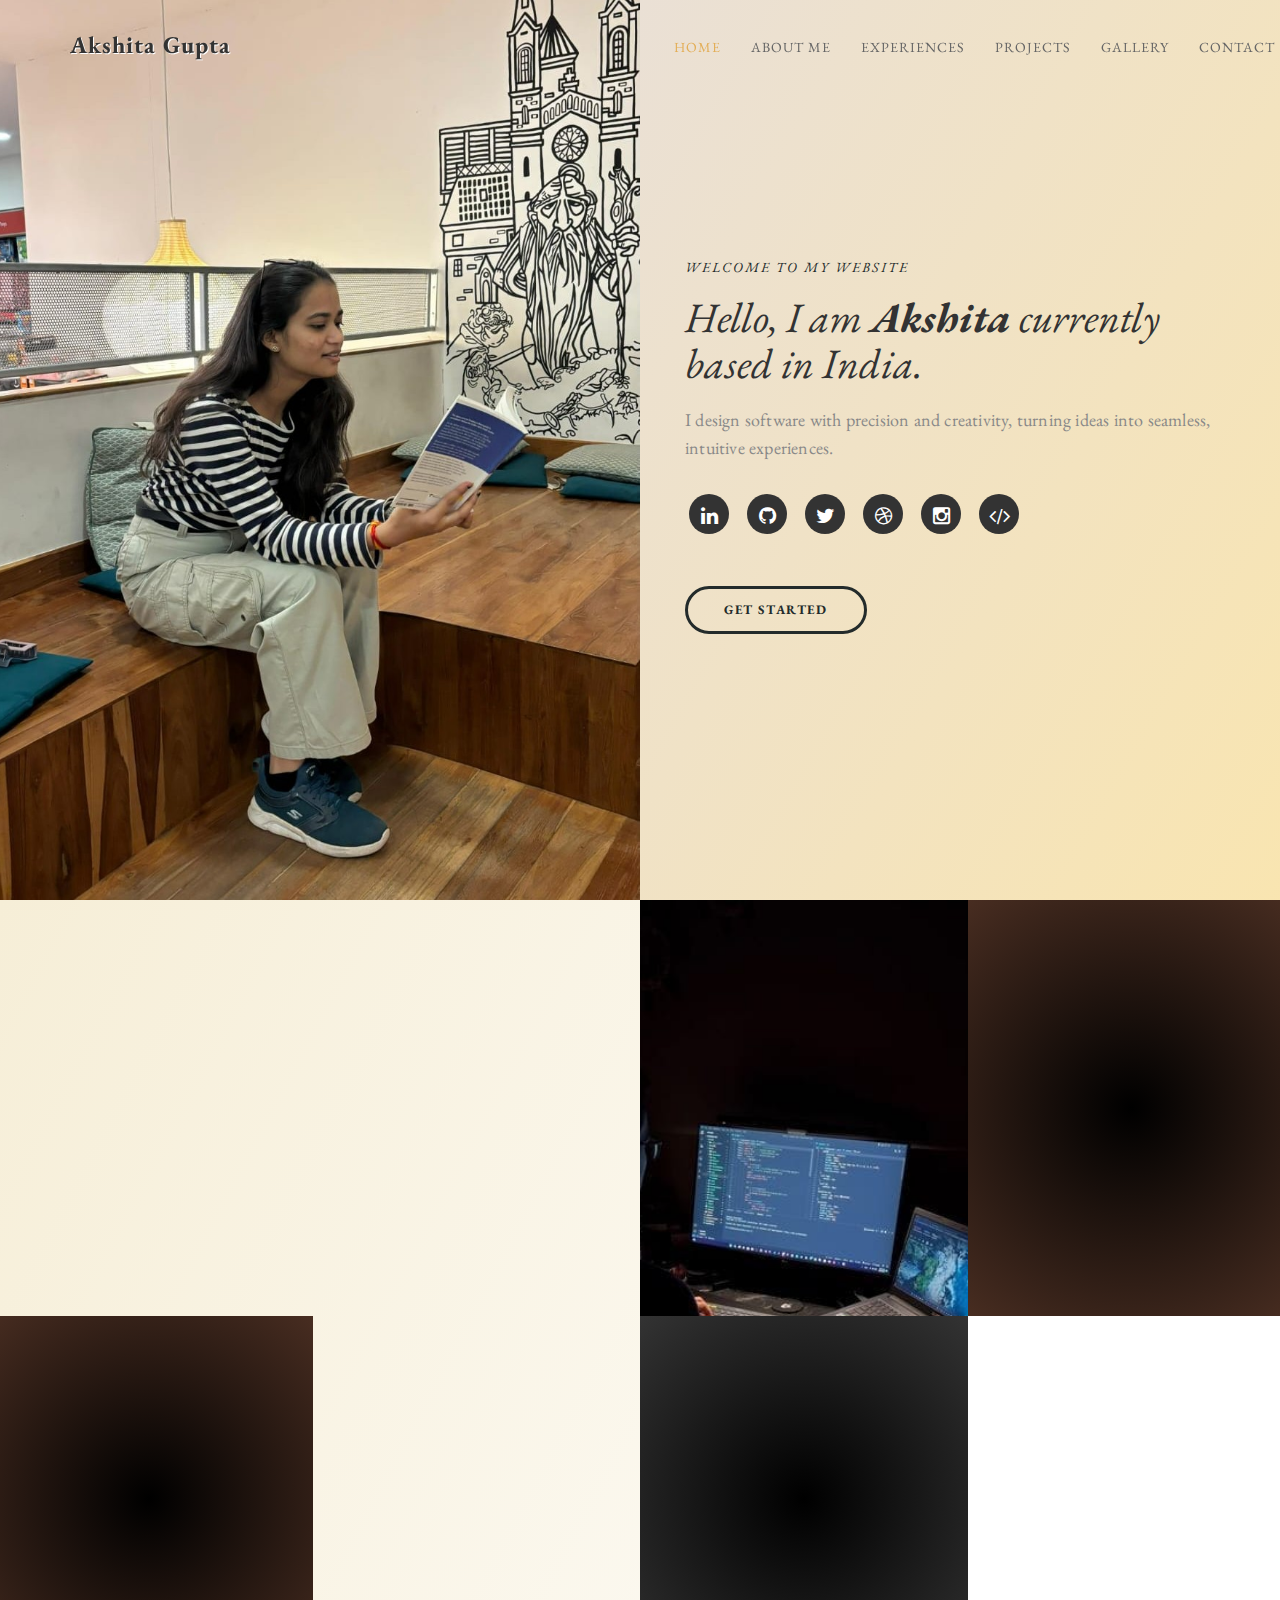
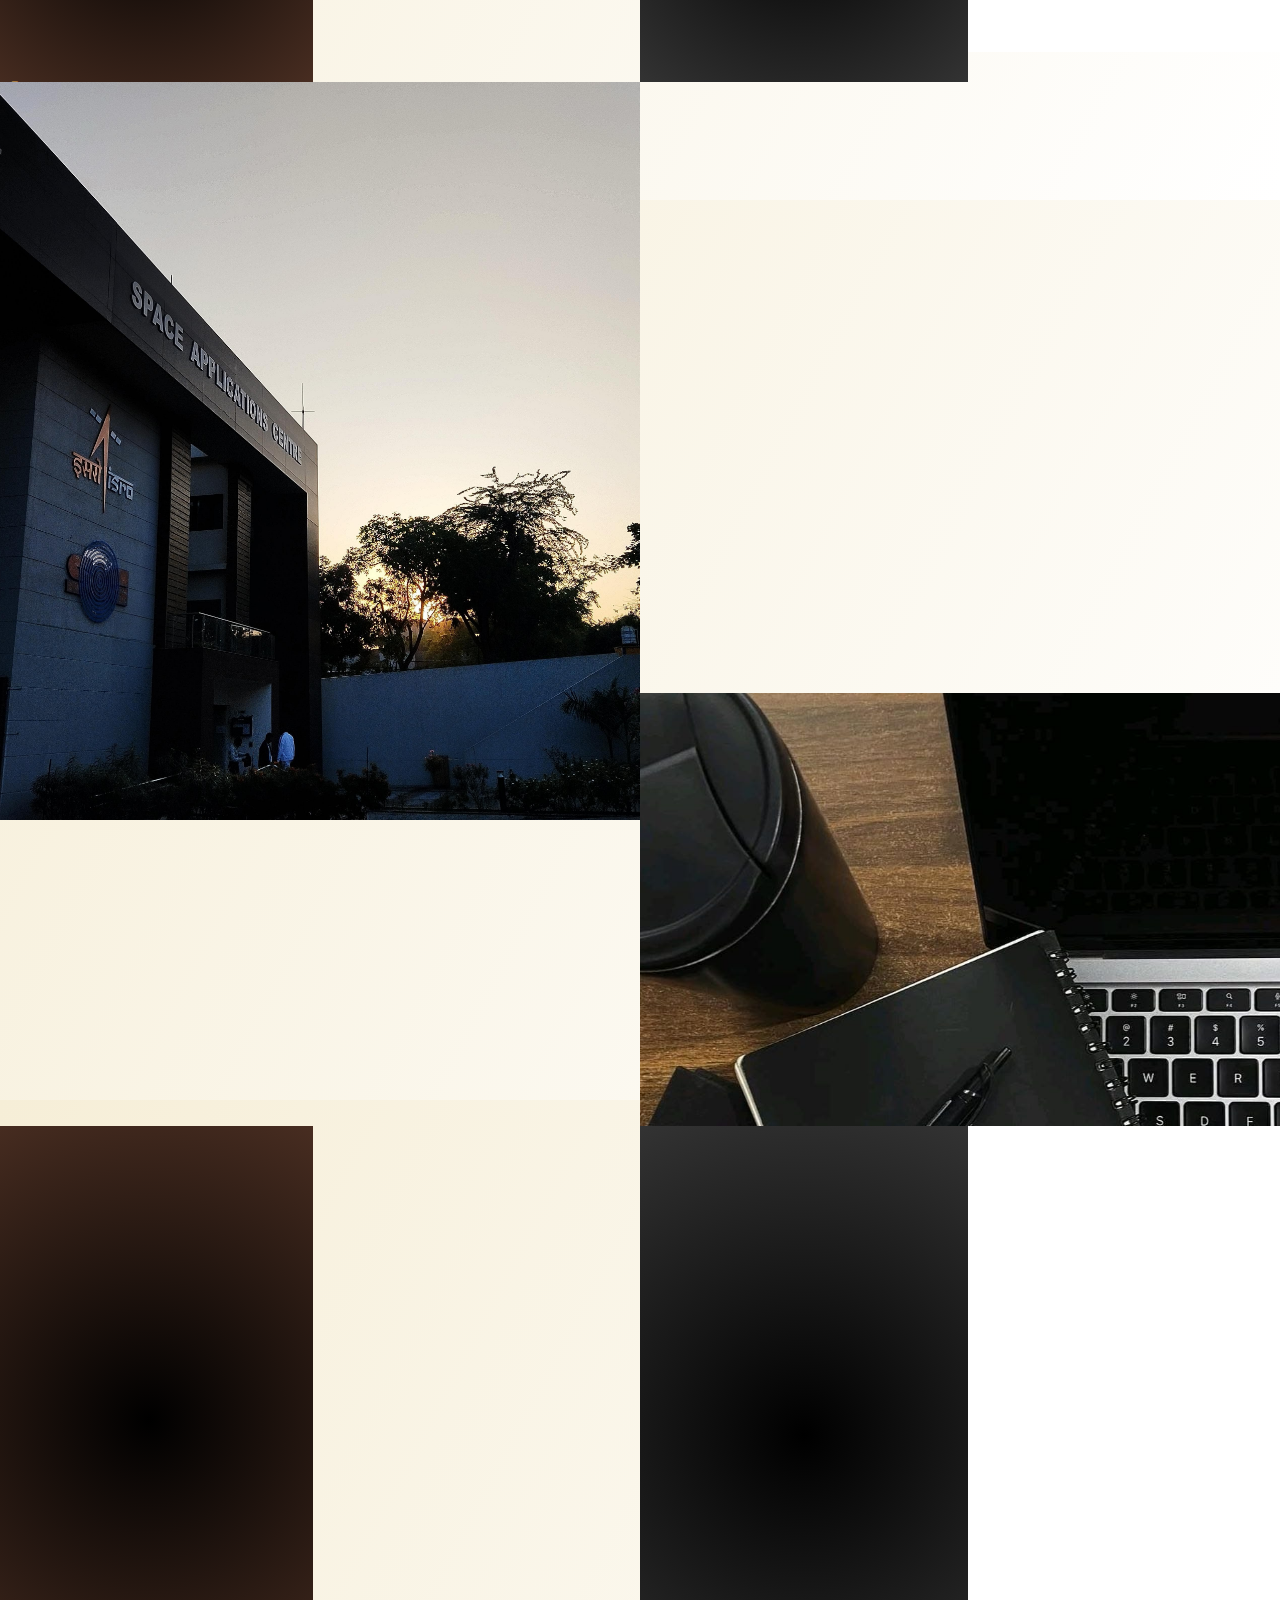
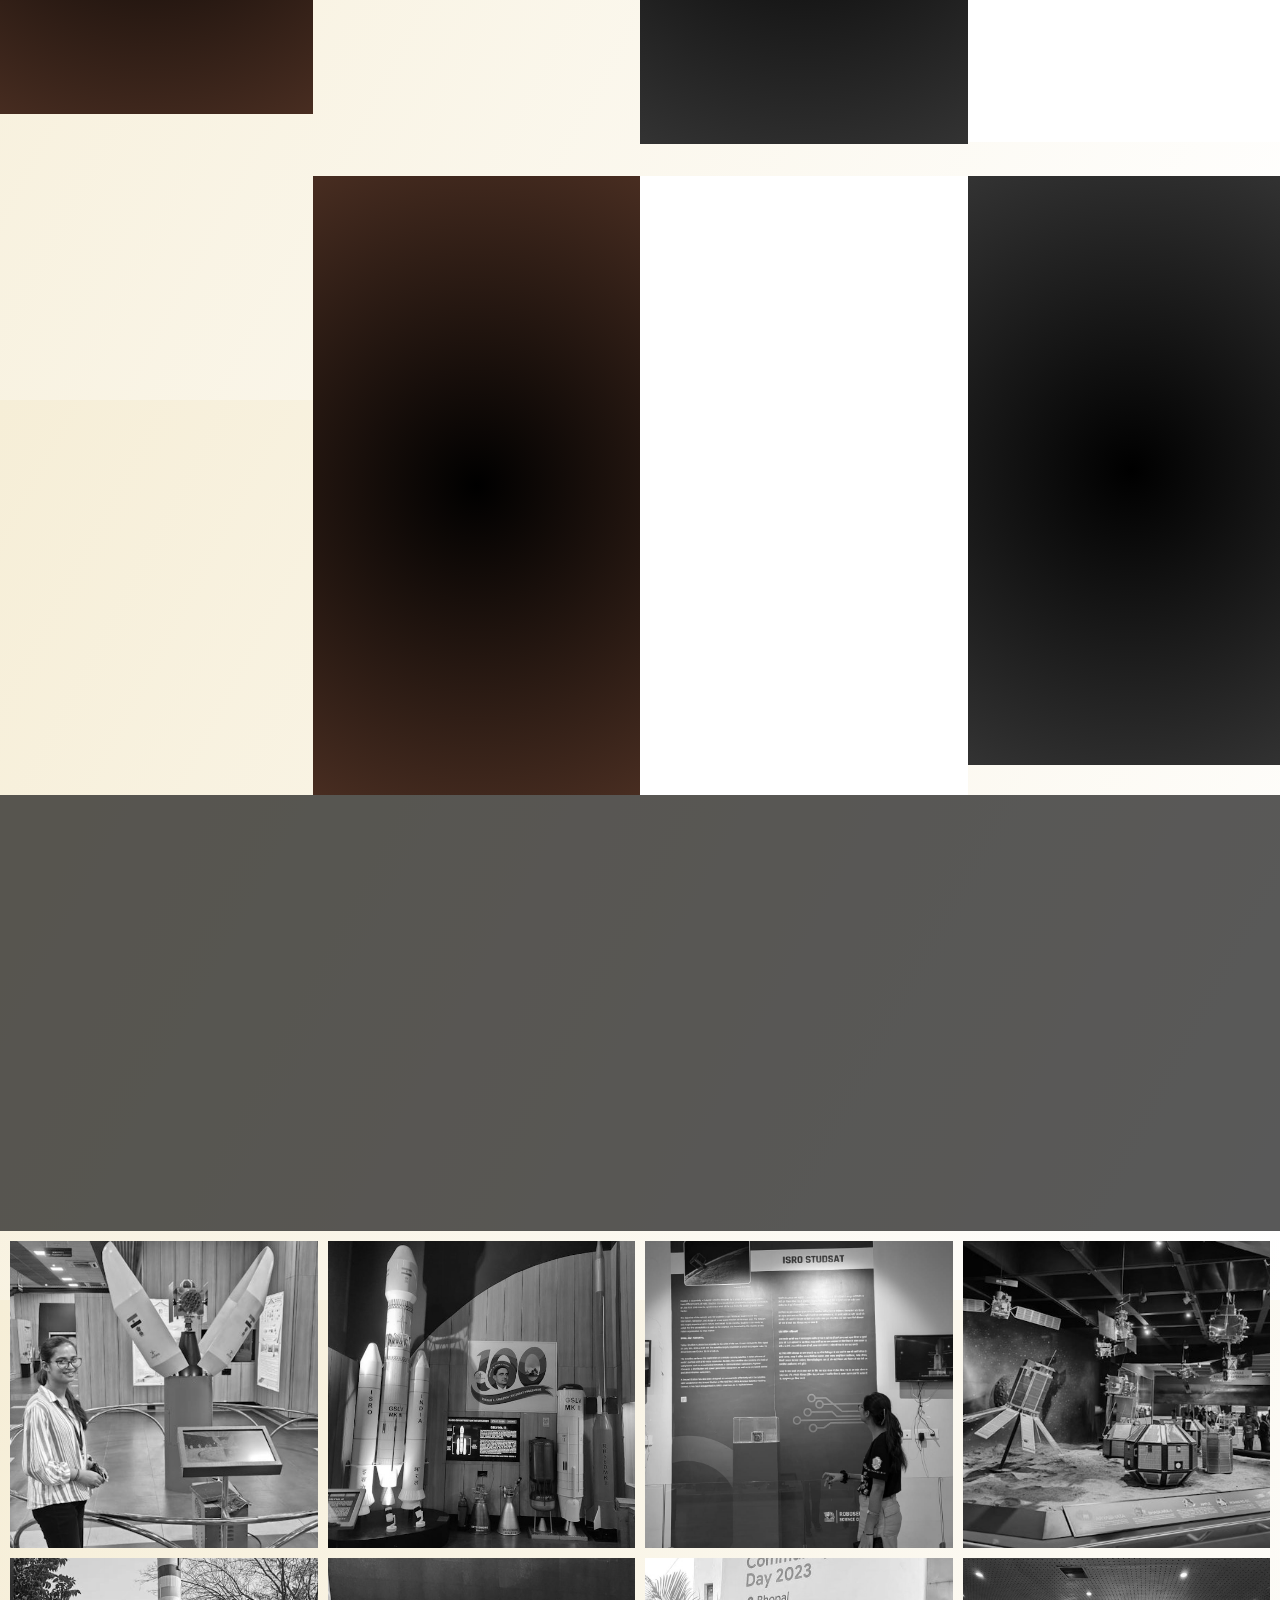
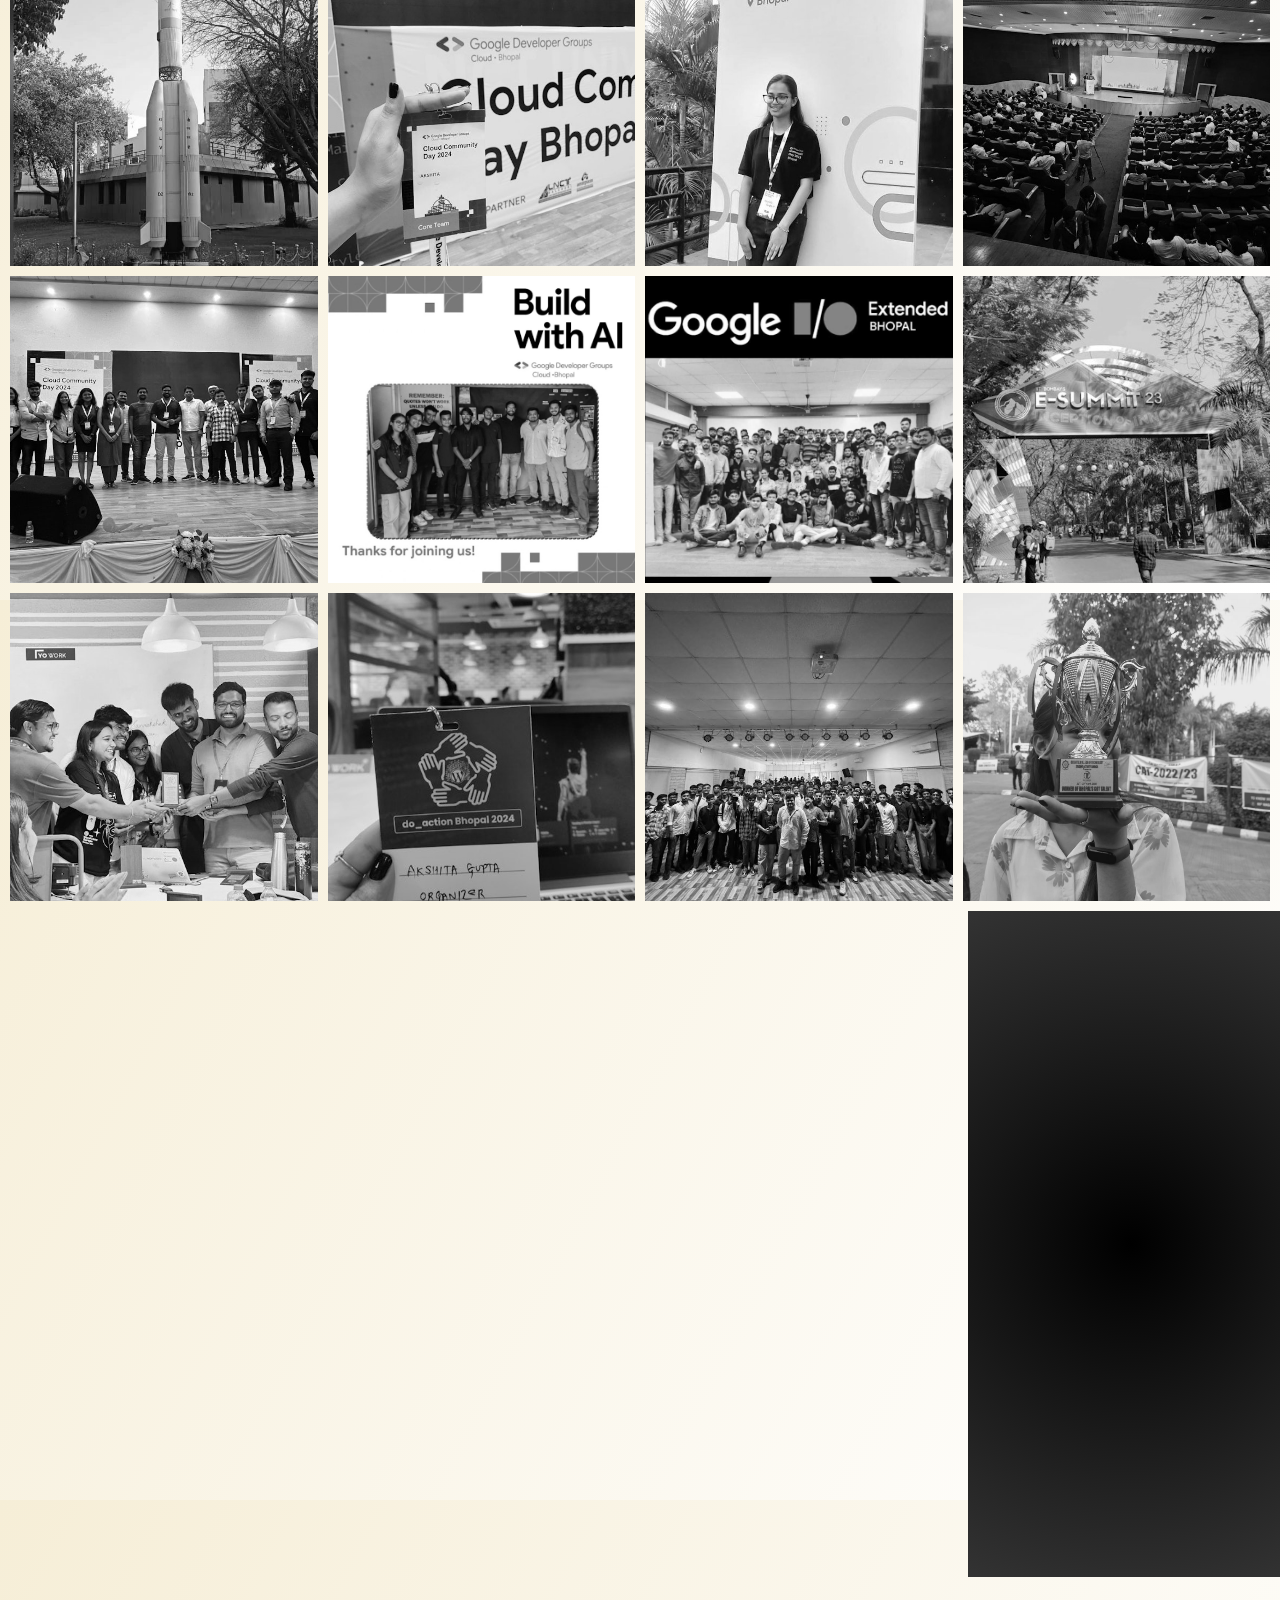
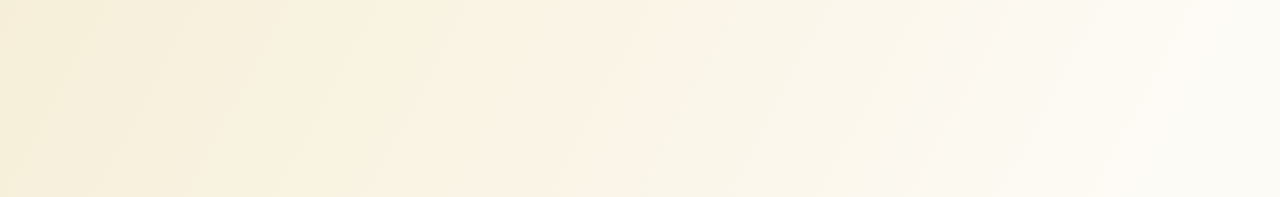
<file: index.html>
<!DOCTYPE html>
<html lang="en">
<head>

<meta charset="UTF-8">
<meta http-equiv="X-UA-Compatible" content="IE=Edge">
<meta name="description" content="">
<meta name="keywords" content="">
<meta name="author" content="">
<meta name="viewport" content="width=device-width, initial-scale=1, maximum-scale=1">

<title>Akshita Gupta</title>
<link rel="icon" href=
"images/logo.png"
        type="image/x-icon" />
<link rel="stylesheet" href="css/bootstrap.min.css">
<link rel="stylesheet" href="css/animate.css">
<link rel="stylesheet" href="css/font-awesome.min.css">
<link rel="stylesheet" href="css/templatemo-style.css">

<link href="https://fonts.googleapis.com/css?family=Source+Sans+Pro:300,400,700" rel="stylesheet">
<link rel="preconnect" href="https://fonts.googleapis.com">
<link rel="preconnect" href="https://fonts.gstatic.com" crossorigin>
<link href="https://fonts.googleapis.com/css2?family=EB+Garamond:ital@1&family=Playfair+Display:ital,wght@0,400..900;1,400..900&display=swap" rel="stylesheet">
</head>
<body data-spy="scroll" data-target=".navbar-collapse" data-offset="50">


<!-- PRE LOADER -->

<div class="preloader">
     <div class="spinner">
          <span class="spinner-rotate"></span>
     </div>
</div>


<!-- Navigation Section -->

<div class="navbar navbar-fixed-top custom-navbar" role="navigation">
     <div class="container">

          <!-- navbar header -->
          <div class="navbar-header">
               <button class="navbar-toggle" data-toggle="collapse" data-target=".navbar-collapse">
                    <span class="icon icon-bar"></span>
                    <span class="icon icon-bar"></span>
                    <span class="icon icon-bar"></span>
               </button>
               <a href="index.html" class="navbar-brand">Akshita Gupta</a>
          </div>

          <div class="collapse navbar-collapse">
               <ul class="nav navbar-nav navbar-right">
                    <li><a href="#home" class="smoothScroll">Home</a></li>
                    <li><a href="#about" class="smoothScroll">About Me</a></li>
                    <li><a href="#experience" class="smoothScroll">Experiences</a></li>
                    <li><a href="#projects" class="smoothScroll">Projects</a></li>
                    <li><a href="#gallery" class="smoothScroll">Gallery</a></li>
                    <li><a href="#contact" class="smoothScroll">Contact</a></li>
               </ul>
          </div>

     </div>
</div>


<!-- Home Section -->

<section id="home" class="parallax-section">
     <div class="container">
          <div class="row">

               <div class="col-md-6 col-sm-6">
                    <div class="home-img"></div>
               </div>

               <div class="col-md-6 col-sm-6">
                    <div class="home-thumb">
                         <div class="section-title">
                              <h4 class="wow fadeInUp" data-wow-delay="0.3s"><strong> welcome to my website</strong></h4>
                              <h1 class="wow fadeInUp" data-wow-delay="0.6s">Hello, I am <b>Akshita</b> currently based in India.</h1>
                              <p class="wow fadeInUp" data-wow-delay="0.9s">I design software with precision and creativity, turning ideas into seamless, intuitive experiences.</p>
                              
                              <!-- social icon -->
                              <ul class="wow fadeInUp social-icon" data-wow-delay="2s" 
                              style="list-style: none; padding: 0; display: flex; gap: 10px; align-items: center;">
                              
                              <li style="display: inline-block;">
                                  <a href="https://www.linkedin.com/in/gupta-akshitaa/" class="fa fa-linkedin" 
                                     style="display: inline-block; width: 40px; height: 40px; background: #333; 
                                            color: white; text-align: center; line-height: 40px; font-size: 20px; 
                                            border-radius: 50%; text-decoration: none;"
                                     onmouseover="this.style.background='#0077b5'" 
                                     onmouseout="this.style.background='#333'"></a>
                              </li>
                              <li style="display: inline-block;">
                                  <a href="https://github.com/imakshug" class="fa fa-github" 
                                     style="display: inline-block; width: 40px; height: 40px; background: #333; 
                                            color: white; text-align: center; line-height: 40px; font-size: 20px; 
                                            border-radius: 50%; text-decoration: none;"
                                     onmouseover="this.style.background='#171515'" 
                                     onmouseout="this.style.background='#333'"></a>
                              </li>
                              <li style="display: inline-block;">
                                  <a href="https://x.com/akkshiiitaa" class="fa fa-twitter" 
                                     style="display: inline-block; width: 40px; height: 40px; background: #333; 
                                            color: white; text-align: center; line-height: 40px; font-size: 20px; 
                                            border-radius: 50%; text-decoration: none;"
                                     onmouseover="this.style.background='#1DA1F2'" 
                                     onmouseout="this.style.background='#333'"></a>
                              </li>
                              <li style="display: inline-block;">
                                  <a href="https://bento.me/akshita-gupta" class="fa fa-dribbble" 
                                     style="display: inline-block; width: 40px; height: 40px; background: #333; 
                                            color: white; text-align: center; line-height: 40px; font-size: 20px; 
                                            border-radius: 50%; text-decoration: none;"
                                     onmouseover="this.style.background='#DB4437'" 
                                     onmouseout="this.style.background='#333'"></a>
                              </li>
                              <li style="display: inline-block;">
                                  <a href="https://www.instagram.com/akkshiiitaa/" class="fa fa-instagram" 
                                     style="display: inline-block; width: 40px; height: 40px; background: #333; 
                                            color: white; text-align: center; line-height: 40px; font-size: 20px; 
                                            border-radius: 50%; text-decoration: none;"
                                     onmouseover="this.style.background='#EA4C89'" 
                                     onmouseout="this.style.background='#333'"></a>
                              </li>
                              <li style="display: inline-block;">
                                   <a href="https://leetcode.com/u/akkshiiitaa/" class="fa fa-code" 
                                      style="display: inline-block; width: 40px; height: 40px; background: #333; 
                                             color: white; text-align: center; line-height: 40px; font-size: 20px; 
                                             border-radius: 50%; text-decoration: none;"
                                      onmouseover="this.style.background='yellow'" 
                                      onmouseout="this.style.background='#333'"></a>
                               </li>
                          </ul>
                              
                              <a href="#about" class="wow fadeInUp smoothScroll section-btn btn btn-success" data-wow-delay="1.4s">Get Started</a>
                              
                         </div>
                    </div>
               </div>


          </div>
     </div>
</section>


<!-- About Section -->

<section id="about" class="parallax-section">
     <div class="container">
          <div class="row">

               <div class="col-md-6 col-sm-12">
                    <div class="about-thumb">
                         <div class="wow fadeInUp section-title" data-wow-delay="0.4s">
                              <a href="https://drive.google.com/file/d/1PohU4Qg86D0GYt94fc6wf-Tb6QN0bFmP/view" target="_blank" style="text-decoration: none; color: inherit;">
                                    
                                  
                                   <h1>Computer Science Grad  <i class="fa fa-external-link" aria-hidden="true" style="font-size: 20px; width: 30px; height: 30px; color:#333;"></i> </h1>
                                   </a>
                              <p class="color-yellow">The emphasis of the structure does not vary greatly in elements.</p>
                         </div>
                         <div class="wow fadeInUp" data-wow-delay="0.8s">
                              <p>I am passionate about developing innovative solutions through software development and problem-solving. With hands-on experience in various programming languages, including C/C++, Python, frontend development, and SQL, I continuously expand my technical expertise to create impactful solutions.</p>
                              <p>I am always eager to learn new technologies and collaborate on projects that drive innovation and create meaningful impact.</p>
                         </div>
                    </div>
               </div>
               <a href="https://medium.com/@akkshiiitaa/my-student-experience-at-stanfords-code-in-place-2024-8c4fa1284dbe" target="_blank" style="display: block;">
               <div class="col-md-3 col-sm-6">
                    <div class="background-image about-img"></div>
               </div>
</a>
               <div class="bg-yellow col-md-3 col-sm-6">
                    <div class="skill-thumb">
                         <div class="wow fadeInUp section-title color-white" data-wow-delay="1.2s">
                              <h1>My Skills</h1>
                              <!-- <p class="color-white">Python . HTML CSS JS . Web Developer</p> -->
                         </div>

                         <div class=" wow fadeInUp skills-thumb" data-wow-delay="1.6s">
                              <svg xmlns="http://www.w3.org/2000/svg" x="0px" y="0px" width="60" height="60" viewBox="0 0 48 48">
                                   <linearGradient id="HjBUFHyNtcsDcBgnZBZ2Sa_0OQR1FYCuA9f_gr1" x1="37.8" x2="37.8" y1="43.37" y2="7.42" gradientUnits="userSpaceOnUse"><stop offset="0" stop-color="#29b6f6"></stop><stop offset="1" stop-color="#13b2f6"></stop></linearGradient><path fill="url(#HjBUFHyNtcsDcBgnZBZ2Sa_0OQR1FYCuA9f_gr1)" d="M34.176,4.249c0.188,0.092,5.688,2.716,8.374,3.998C43.437,8.67,44,9.564,44,10.546v26.86	c0,0.981-0.559,1.874-1.443,2.299c-2.548,1.228-7.611,3.666-7.948,3.826C34.361,43.649,33.709,44,33.181,44	c-0.678,0-1.133-0.316-1.58-0.73L34,35.711V5.715l-2.254-1.135C32.228,4.109,32.896,4,33.291,4C33.653,4,33.948,4.138,34.176,4.249z"></path><linearGradient id="HjBUFHyNtcsDcBgnZBZ2Sb_0OQR1FYCuA9f_gr2" x1="6.085" x2="34.793" y1="34.801" y2="7.173" gradientUnits="userSpaceOnUse"><stop offset=".115" stop-color="#0076bb"></stop><stop offset=".257" stop-color="#0069b0"></stop><stop offset=".28" stop-color="#0069b0"></stop><stop offset=".424" stop-color="#0069b0"></stop><stop offset=".491" stop-color="#0072b7"></stop><stop offset=".577" stop-color="#0076bb"></stop><stop offset=".795" stop-color="#0076bb"></stop><stop offset="1" stop-color="#006eb9"></stop></linearGradient><path fill="url(#HjBUFHyNtcsDcBgnZBZ2Sb_0OQR1FYCuA9f_gr2)" d="M9,33.896l25-19.023V5.83c0-1.299-1.662-1.808-2.337-1.184	C31.008,5.25,4.658,29.239,4.658,29.239c-0.9,0.83-0.849,2.267,0.107,3.032c0,0,1.324,1.232,1.803,1.574	C7.304,34.37,8.271,34.43,9,33.896z"></path><path fill="#0288d1" d="M9,14.104l25,19.054v8.771c0,1.198-1.42,2.193-2.399,1.341L4.658,18.761	c-0.9-0.83-0.849-2.267,0.107-3.032c0,0,1.324-1.232,1.803-1.574C7.304,13.63,8.271,13.57,9,14.104z"></path>
                              </svg>
                              <svg xmlns="http://www.w3.org/2000/svg" x="0px" y="0px" width="60" height="60" viewBox="0 0 30 30">
                                        <path d="M15,3C8.373,3,3,8.373,3,15c0,5.623,3.872,10.328,9.092,11.63C12.036,26.468,12,26.28,12,26.047v-2.051 c-0.487,0-1.303,0-1.508,0c-0.821,0-1.551-0.353-1.905-1.009c-0.393-0.729-0.461-1.844-1.435-2.526 c-0.289-0.227-0.069-0.486,0.264-0.451c0.615,0.174,1.125,0.596,1.605,1.222c0.478,0.627,0.703,0.769,1.596,0.769 c0.433,0,1.081-0.025,1.691-0.121c0.328-0.833,0.895-1.6,1.588-1.962c-3.996-0.411-5.903-2.399-5.903-5.098 c0-1.162,0.495-2.286,1.336-3.233C9.053,10.647,8.706,8.73,9.435,8c1.798,0,2.885,1.166,3.146,1.481C13.477,9.174,14.461,9,15.495,9 c1.036,0,2.024,0.174,2.922,0.483C18.675,9.17,19.763,8,21.565,8c0.732,0.731,0.381,2.656,0.102,3.594 c0.836,0.945,1.328,2.066,1.328,3.226c0,2.697-1.904,4.684-5.894,5.097C18.199,20.49,19,22.1,19,23.313v2.734 c0,0.104-0.023,0.179-0.035,0.268C23.641,24.676,27,20.236,27,15C27,8.373,21.627,3,15,3z"></path>
                              </svg>
                              <svg xmlns="http://www.w3.org/2000/svg" x="0px" y="0px" width="60" height="60" viewBox="0 0 48 48">
                                        <path fill="#F4511E" d="M42.2,22.1L25.9,5.8C25.4,5.3,24.7,5,24,5c0,0,0,0,0,0c-0.7,0-1.4,0.3-1.9,0.8l-3.5,3.5l4.1,4.1c0.4-0.2,0.8-0.3,1.3-0.3c1.7,0,3,1.3,3,3c0,0.5-0.1,0.9-0.3,1.3l4,4c0.4-0.2,0.8-0.3,1.3-0.3c1.7,0,3,1.3,3,3s-1.3,3-3,3c-1.7,0-3-1.3-3-3c0-0.5,0.1-0.9,0.3-1.3l-4-4c-0.1,0-0.2,0.1-0.3,0.1v10.4c1.2,0.4,2,1.5,2,2.8c0,1.7-1.3,3-3,3s-3-1.3-3-3c0-1.3,0.8-2.4,2-2.8V18.8c-1.2-0.4-2-1.5-2-2.8c0-0.5,0.1-0.9,0.3-1.3l-4.1-4.1L5.8,22.1C5.3,22.6,5,23.3,5,24c0,0.7,0.3,1.4,0.8,1.9l16.3,16.3c0,0,0,0,0,0c0.5,0.5,1.2,0.8,1.9,0.8s1.4-0.3,1.9-0.8l16.3-16.3c0.5-0.5,0.8-1.2,0.8-1.9C43,23.3,42.7,22.6,42.2,22.1z"></path>
                              </svg>
                              <svg xmlns="http://www.w3.org/2000/svg" x="0px" y="0px" width="60" height="60" viewBox="0 0 48 48">
                                   <path fill="#0277BD" d="M24.047,5c-1.555,0.005-2.633,0.142-3.936,0.367c-3.848,0.67-4.549,2.077-4.549,4.67V14h9v2H15.22h-4.35c-2.636,0-4.943,1.242-5.674,4.219c-0.826,3.417-0.863,5.557,0,9.125C5.851,32.005,7.294,34,9.931,34h3.632v-5.104c0-2.966,2.686-5.896,5.764-5.896h7.236c2.523,0,5-1.862,5-4.377v-8.586c0-2.439-1.759-4.263-4.218-4.672C27.406,5.359,25.589,4.994,24.047,5z M19.063,9c0.821,0,1.5,0.677,1.5,1.502c0,0.833-0.679,1.498-1.5,1.498c-0.837,0-1.5-0.664-1.5-1.498C17.563,9.68,18.226,9,19.063,9z"></path><path fill="#FFC107" d="M23.078,43c1.555-0.005,2.633-0.142,3.936-0.367c3.848-0.67,4.549-2.077,4.549-4.67V34h-9v-2h9.343h4.35c2.636,0,4.943-1.242,5.674-4.219c0.826-3.417,0.863-5.557,0-9.125C41.274,15.995,39.831,14,37.194,14h-3.632v5.104c0,2.966-2.686,5.896-5.764,5.896h-7.236c-2.523,0-5,1.862-5,4.377v8.586c0,2.439,1.759,4.263,4.218,4.672C19.719,42.641,21.536,43.006,23.078,43z M28.063,39c-0.821,0-1.5-0.677-1.5-1.502c0-0.833,0.679-1.498,1.5-1.498c0.837,0,1.5,0.664,1.5,1.498C29.563,38.32,28.899,39,28.063,39z"></path>
                              </svg>
                              <svg xmlns="http://www.w3.org/2000/svg" x="0px" y="0px" width="60" height="60" viewBox="0 0 48 48">
                                   <path fill="#E65100" d="M41,5H7l3,34l14,4l14-4L41,5L41,5z"></path><path fill="#FF6D00" d="M24 8L24 39.9 35.2 36.7 37.7 8z"></path><path fill="#FFF" d="M24,25v-4h8.6l-0.7,11.5L24,35.1v-4.2l4.1-1.4l0.3-4.5H24z M32.9,17l0.3-4H24v4H32.9z"></path><path fill="#EEE" d="M24,30.9v4.2l-7.9-2.6L15.7,27h4l0.2,2.5L24,30.9z M19.1,17H24v-4h-9.1l0.7,12H24v-4h-4.6L19.1,17z"></path>
                              </svg>
                              <svg xmlns="http://www.w3.org/2000/svg" x="0px" y="0px" width="60" height="60" viewBox="0 0 48 48">
                                        <path fill="#0277BD" d="M41,5H7l3,34l14,4l14-4L41,5L41,5z"></path><path fill="#039BE5" d="M24 8L24 39.9 35.2 36.7 37.7 8z"></path><path fill="#FFF" d="M33.1 13L24 13 24 17 28.9 17 28.6 21 24 21 24 25 28.4 25 28.1 29.5 24 30.9 24 35.1 31.9 32.5 32.6 21 32.6 21z"></path><path fill="#EEE" d="M24,13v4h-8.9l-0.3-4H24z M19.4,21l0.2,4H24v-4H19.4z M19.8,27h-4l0.3,5.5l7.9,2.6v-4.2l-4.1-1.4L19.8,27z"></path>
                              </svg>     
                              <svg xmlns="http://www.w3.org/2000/svg" x="0px" y="0px" width="60" height="60" viewBox="0 0 48 48">
                                   <path fill="#ffd600" d="M6,42V6h36v36H6z"></path><path fill="#000001" d="M29.538 32.947c.692 1.124 1.444 2.201 3.037 2.201 1.338 0 2.04-.665 2.04-1.585 0-1.101-.726-1.492-2.198-2.133l-.807-.344c-2.329-.988-3.878-2.226-3.878-4.841 0-2.41 1.845-4.244 4.728-4.244 2.053 0 3.528.711 4.592 2.573l-2.514 1.607c-.553-.988-1.151-1.377-2.078-1.377-.946 0-1.545.597-1.545 1.377 0 .964.6 1.354 1.985 1.951l.807.344C36.452 29.645 38 30.839 38 33.523 38 36.415 35.716 38 32.65 38c-2.999 0-4.702-1.505-5.65-3.368L29.538 32.947zM17.952 33.029c.506.906 1.275 1.603 2.381 1.603 1.058 0 1.667-.418 1.667-2.043V22h3.333v11.101c0 3.367-1.953 4.899-4.805 4.899-2.577 0-4.437-1.746-5.195-3.368L17.952 33.029z"></path>
                              </svg>
                              <svg xmlns="http://www.w3.org/2000/svg" x="0px" y="0px" width="60" height="60" viewBox="0 0 48 48">
                                        <path fill="#80deea" d="M24,34C11.1,34,1,29.6,1,24c0-5.6,10.1-10,23-10c12.9,0,23,4.4,23,10C47,29.6,36.9,34,24,34z M24,16	c-12.6,0-21,4.1-21,8c0,3.9,8.4,8,21,8s21-4.1,21-8C45,20.1,36.6,16,24,16z"></path><path fill="#80deea" d="M15.1,44.6c-1,0-1.8-0.2-2.6-0.7C7.6,41.1,8.9,30.2,15.3,19l0,0c3-5.2,6.7-9.6,10.3-12.4c3.9-3,7.4-3.9,9.8-2.5	c2.5,1.4,3.4,4.9,2.8,9.8c-0.6,4.6-2.6,10-5.6,15.2c-3,5.2-6.7,9.6-10.3,12.4C19.7,43.5,17.2,44.6,15.1,44.6z M32.9,5.4	c-1.6,0-3.7,0.9-6,2.7c-3.4,2.7-6.9,6.9-9.8,11.9l0,0c-6.3,10.9-6.9,20.3-3.6,22.2c1.7,1,4.5,0.1,7.6-2.3c3.4-2.7,6.9-6.9,9.8-11.9	c2.9-5,4.8-10.1,5.4-14.4c0.5-4-0.1-6.8-1.8-7.8C34,5.6,33.5,5.4,32.9,5.4z"></path><path fill="#80deea" d="M33,44.6c-5,0-12.2-6.1-17.6-15.6C8.9,17.8,7.6,6.9,12.5,4.1l0,0C17.4,1.3,26.2,7.8,32.7,19	c3,5.2,5,10.6,5.6,15.2c0.7,4.9-0.3,8.3-2.8,9.8C34.7,44.4,33.9,44.6,33,44.6z M13.5,5.8c-3.3,1.9-2.7,11.3,3.6,22.2	c6.3,10.9,14.1,16.1,17.4,14.2c1.7-1,2.3-3.8,1.8-7.8c-0.6-4.3-2.5-9.4-5.4-14.4C24.6,9.1,16.8,3.9,13.5,5.8L13.5,5.8z"></path><circle cx="24" cy="24" r="4" fill="#80deea"></circle>
                              </svg>
                              <svg xmlns="http://www.w3.org/2000/svg" x="0px" y="0px" width="60" height="60" viewBox="0 0 48 48">
                                   <linearGradient id="eDMgMixeD6M6EYSYBuJ8ya_9nLaR5KFGjN0_gr1" x1="9.8" x2="11.081" y1="25.236" y2="36.899" gradientUnits="userSpaceOnUse"><stop offset="0" stop-color="#058f92"></stop><stop offset=".5" stop-color="#038489"></stop><stop offset="1" stop-color="#026d71"></stop></linearGradient><path fill="url(#eDMgMixeD6M6EYSYBuJ8ya_9nLaR5KFGjN0_gr1)" d="M0.002,35.041h1.92v-7.085l2.667,6.057c0.329,0.755,0.779,1.022,1.662,1.022 s1.315-0.267,1.644-1.022l2.667-5.902v6.93h1.92v-7.258c0-0.697-0.277-1.035-0.849-1.209c-1.367-0.43-2.285-0.059-2.7,0.872 l-2.735,6.16l-2.649-6.16c-0.398-0.93-1.332-1.302-2.7-0.872C0.277,26.748,0,27.085,0,27.782v7.258H0.002z M13.441,29.281h1.92 v4.055c-0.015,0.2,0.064,0.731,0.99,0.745c0.472,0.008,2.821,0,2.85,0v-4.8h1.92c0.008,0,0,5.968,0,5.993 c0.01,1.472-1.828,1.662-2.673,1.687h-5.006v-0.96c0.01,0,4.787,0.001,4.801,0c1.088-0.115,0.959-0.714,0.959-0.896v-0.064H16.19 c-1.67-0.015-2.735-0.751-2.747-1.59C13.441,33.373,13.479,29.317,13.441,29.281z"></path><linearGradient id="eDMgMixeD6M6EYSYBuJ8yb_9nLaR5KFGjN0_gr2" x1="34.224" x2="35.101" y1="25.644" y2="35.217" gradientUnits="userSpaceOnUse"><stop offset="0" stop-color="#ff9c0f"></stop><stop offset=".813" stop-color="#d67e00"></stop></linearGradient><path fill="url(#eDMgMixeD6M6EYSYBuJ8yb_9nLaR5KFGjN0_gr2)" d="M22.081,35.041h4.807c0.63,0,1.242-0.132,1.728-0.36c0.81-0.372,1.144-0.875,1.144-1.536 v-1.368c0-1.476-1.83-1.536-2.88-1.536h-1.92c-0.755,0-0.87-0.456-0.96-0.96v-0.96c0.09-0.384,0.258-0.9,0.923-0.96 c0.773,0,4.836,0,4.836,0v-0.96h-4.566c-0.755,0-3.114,0.09-3.114,1.92v1.187c0,0.84,0.738,1.524,2.34,1.692 c0.18,0.012,0.36,0.024,0.539,0.024c0,0,1.866-0.036,1.92-0.024c1.08,0,0.96,0.84,0.96,0.96v0.96c0,0.132-0.03,0.96-0.971,0.96 c-0.072,0-4.789,0-4.789,0V35.041z M40.32,33.08c0,1.159,0.655,1.809,2.392,1.939c0.162,0.011,0.325,0.021,0.488,0.021H48v-0.96 h-4.435c-0.991,0-1.325-0.416-1.325-1.011v-6.669h-1.92V33.08z M30.704,33.121v-4.8c0-1.02,0.5-1.724,1.916-1.92h0.672h3.447h0.525 c1.416,0.196,2.08,0.899,2.08,1.92v4.782c0,0.827-0.215,1.271-0.916,1.559L39.916,36h-2.16l-1.07-0.96h-1.257l-2.136,0.012 c-0.309,0-0.635-0.043-0.993-0.141C31.226,34.618,30.704,34.054,30.704,33.121z M32.624,33.121c0.098,0.467,0.473,0.96,1.14,0.96 h1.864l-1.068-0.96h2.175l0.519,0.482c0,0,0.186-0.152,0.186-0.482c0-0.33-0.016-4.8-0.016-4.8c-0.098-0.434-0.538-0.96-1.188-0.96 h-2.471c-0.749,0-1.14,0.548-1.14,1.058L32.624,33.121L32.624,33.121z"></path><linearGradient id="eDMgMixeD6M6EYSYBuJ8yc_9nLaR5KFGjN0_gr3" x1="35.029" x2="40.355" y1="11.716" y2="26.75" gradientUnits="userSpaceOnUse"><stop offset="0" stop-color="#058f92"></stop><stop offset=".5" stop-color="#038489"></stop><stop offset="1" stop-color="#026d71"></stop></linearGradient><path fill="url(#eDMgMixeD6M6EYSYBuJ8yc_9nLaR5KFGjN0_gr3)" d="M46.199,25.389c-1.031-0.028-1.818,0.068-2.491,0.351c-0.191,0.081-0.496,0.083-0.528,0.323 c0.105,0.11,0.121,0.275,0.205,0.41c0.16,0.26,0.432,0.609,0.674,0.791c0.265,0.2,0.538,0.414,0.821,0.587 c0.504,0.307,1.067,0.483,1.553,0.791c0.286,0.181,0.57,0.411,0.85,0.615c0.138,0.102,0.23,0.259,0.41,0.323 c0-0.01,0-0.019,0-0.029c-0.094-0.12-0.119-0.285-0.205-0.411c-0.127-0.127-0.254-0.254-0.381-0.381 c-0.372-0.494-0.846-0.929-1.348-1.289c-0.401-0.288-1.298-0.677-1.466-1.143c-0.01-0.01-0.019-0.019-0.03-0.03 c0.284-0.032,0.617-0.135,0.879-0.205c0.441-0.118,0.834-0.087,1.289-0.205c0.205-0.059,0.41-0.117,0.615-0.176 c0-0.039,0-0.078,0-0.117c-0.23-0.236-0.395-0.548-0.645-0.762c-0.657-0.559-1.373-1.117-2.11-1.583 c-0.409-0.258-0.915-0.426-1.348-0.645c-0.146-0.074-0.402-0.112-0.498-0.234c-0.228-0.29-0.351-0.659-0.527-0.996 c-0.368-0.708-0.73-1.482-1.055-2.227c-0.223-0.508-0.368-1.01-0.645-1.466c-1.331-2.188-2.764-3.509-4.982-4.807 c-0.472-0.276-1.041-0.385-1.642-0.528c-0.323-0.019-0.645-0.039-0.968-0.059c-0.197-0.083-0.401-0.323-0.587-0.44 c-0.735-0.465-2.621-1.475-3.165-0.147c-0.344,0.838,0.514,1.656,0.821,2.081c0.215,0.298,0.491,0.632,0.645,0.968 c0.101,0.22,0.119,0.441,0.205,0.674c0.213,0.574,0.55,1.228,0.826,1.759c0.139,0.269,0.293,0.551,0.469,0.791 c0.108,0.147,0.293,0.212,0.323,0.44c-0.181,0.253-0.191,0.646-0.293,0.968c-0.458,1.445-0.285,3.24,0.381,4.308 c0.204,0.328,0.686,1.032,1.348,0.762c0.579-0.236,0.45-0.967,0.615-1.612c0.037-0.146,0.014-0.253,0.088-0.351 c0,0.01,0,0.019,0,0.03c0.176,0.351,0.351,0.704,0.528,1.055c0.391,0.629,1.084,1.286,1.67,1.73 c0.304,0.23,0.544,0.628,0.938,0.762c0-0.01,0-0.019,0-0.03c-0.01,0-0.019,0-0.03,0c-0.076-0.119-0.196-0.168-0.293-0.264 c-0.229-0.225-0.485-0.504-0.674-0.762c-0.534-0.725-1.006-1.519-1.436-2.345c-0.205-0.395-0.384-0.829-0.557-1.231 c-0.067-0.155-0.066-0.389-0.205-0.469c-0.19,0.294-0.468,0.532-0.615,0.879c-0.234,0.555-0.265,1.233-0.351,1.934 c-0.052,0.018-0.029,0.006-0.059,0.029c-0.408-0.099-0.552-0.518-0.704-0.879c-0.384-0.912-0.455-2.38-0.117-3.429 c0.087-0.272,0.482-1.127,0.323-1.378c-0.076-0.251-0.328-0.396-0.468-0.587c-0.175-0.236-0.348-0.548-0.469-0.821 c-0.314-0.711-0.612-1.538-0.943-2.257c-0.158-0.344-0.425-0.691-0.645-0.996c-0.243-0.338-0.516-0.587-0.704-0.996 c-0.067-0.145-0.158-0.378-0.059-0.528c0.032-0.101,0.076-0.143,0.176-0.176c0.17-0.132,0.643,0.043,0.821,0.117 c0.47,0.195,0.862,0.381,1.26,0.645c0.191,0.127,0.384,0.372,0.615,0.44c0.088,0,0.176,0,0.264,0 c0.413,0.095,0.875,0.03,1.26,0.147c0.682,0.207,1.292,0.529,1.846,0.879c1.69,1.067,3.071,2.585,4.016,4.397 c0.152,0.292,0.218,0.57,0.351,0.879c0.27,0.624,0.611,1.266,0.879,1.876c0.268,0.609,0.53,1.223,0.909,1.73 c0.2,0.266,0.97,0.409,1.319,0.557c0.245,0.104,0.647,0.211,0.879,0.351c0.444,0.268,0.874,0.587,1.289,0.879 C45.528,24.803,46.167,25.124,46.199,25.389z"></path><path fill="#00796b" d="M33.098,14.223c-0.215-0.004-0.367,0.023-0.528,0.059c0,0.01,0,0.019,0,0.03c0.01,0,0.019,0,0.03,0 c0.103,0.21,0.283,0.347,0.41,0.528c0.098,0.205,0.195,0.41,0.293,0.615c0.01-0.01,0.019-0.019,0.029-0.029 c0.181-0.128,0.265-0.332,0.264-0.645c-0.073-0.077-0.084-0.173-0.147-0.264C33.365,14.394,33.203,14.325,33.098,14.223z"></path>
                              </svg>
                              <svg xmlns="http://www.w3.org/2000/svg" x="0px" y="0px" width="60" height="60" viewBox="0 0 48 48">
                                        <path fill="#e64a19" d="M26,17h-8c-3.866,0-7-3.134-7-7v0c0-3.866,3.134-7,7-7h8V17z"></path><path fill="#7c4dff" d="M25,31h-7c-3.866,0-7-3.134-7-7v0c0-3.866,3.134-7,7-7h7V31z"></path><path fill="#66bb6a" d="M18,45L18,45c-3.866,0-7-3.134-7-7v0c0-3.866,3.134-7,7-7h7v7C25,41.866,21.866,45,18,45z"></path><path fill="#ff7043" d="M32,17h-7V3h7c3.866,0,7,3.134,7,7v0C39,13.866,35.866,17,32,17z"></path><circle cx="32" cy="24" r="7" fill="#29b6f6"></circle>
                              </svg>
                              <svg xmlns="http://www.w3.org/2000/svg" x="0px" y="0px" width="60" height="60" viewBox="0 0 48 48">
                                   <linearGradient id="Ey3AfYdg0JtJGx7I73Eu7a_TpULddJc4gTh_gr1" x1="5" x2="43" y1="24" y2="24" gradientUnits="userSpaceOnUse"><stop offset=".002" stop-color="#427fdb"></stop><stop offset=".397" stop-color="#2668cb"></stop><stop offset=".763" stop-color="#1358bf"></stop><stop offset="1" stop-color="#0c52bb"></stop></linearGradient><path fill="url(#Ey3AfYdg0JtJGx7I73Eu7a_TpULddJc4gTh_gr1)" fill-rule="evenodd" d="M22.903,3.286c0.679-0.381,1.515-0.381,2.193,0	c3.355,1.883,13.451,7.551,16.807,9.434C42.582,13.1,43,13.804,43,14.566c0,3.766,0,15.101,0,18.867	c0,0.762-0.418,1.466-1.097,1.847c-3.355,1.883-13.451,7.551-16.807,9.434c-0.679,0.381-1.515,0.381-2.193,0	c-3.355-1.883-13.451-7.551-16.807-9.434C5.418,34.899,5,34.196,5,33.434c0-3.766,0-15.101,0-18.867	c0-0.762,0.418-1.466,1.097-1.847C9.451,10.837,19.549,5.169,22.903,3.286z" clip-rule="evenodd"></path><linearGradient id="Ey3AfYdg0JtJGx7I73Eu7b_TpULddJc4gTh_gr2" x1="5" x2="42.487" y1="18.702" y2="18.702" gradientUnits="userSpaceOnUse"><stop offset="0" stop-color="#32bdef"></stop><stop offset="1" stop-color="#1ea2e4"></stop></linearGradient><path fill="url(#Ey3AfYdg0JtJGx7I73Eu7b_TpULddJc4gTh_gr2)" fill-rule="evenodd" d="M5.304,34.404C5.038,34.048,5,33.71,5,33.255c0-3.744,0-15.014,0-18.759c0-0.758,0.417-1.458,1.094-1.836	c3.343-1.872,13.405-7.507,16.748-9.38c0.677-0.379,1.594-0.371,2.271,0.008c3.343,1.872,13.371,7.459,16.714,9.331	c0.27,0.152,0.476,0.335,0.66,0.576L5.304,34.404z" clip-rule="evenodd"></path><path fill="#fff" fill-rule="evenodd" d="M24,10c7.727,0,14,6.273,14,14s-6.273,14-14,14s-14-6.273-14-14	S16.273,10,24,10z M24,17c3.863,0,7,3.136,7,7c0,3.863-3.137,7-7,7s-7-3.137-7-7C17,20.136,20.136,17,24,17z" clip-rule="evenodd"></path><linearGradient id="Ey3AfYdg0JtJGx7I73Eu7c_TpULddJc4gTh_gr3" x1="23.593" x2="43" y1="23.852" y2="23.852" gradientUnits="userSpaceOnUse"><stop offset="0" stop-color="#2aa4f4"></stop><stop offset="1" stop-color="#007ad9"></stop></linearGradient><path fill="url(#Ey3AfYdg0JtJGx7I73Eu7c_TpULddJc4gTh_gr3)" fill-rule="evenodd" d="M42.485,13.205c0.516,0.483,0.506,1.211,0.506,1.784c0,3.795-0.032,14.589,0.009,18.384c0.004,0.396-0.127,0.813-0.323,1.127	L23.593,24L42.485,13.205z" clip-rule="evenodd"></path><g opacity=".05"><path d="M33,21v2h2v2h-2v2h-2v-2h-2v-2h2v-2H33 M34,20h-1h-2h-1v1v1h-1h-1v1v2v1h1h1v1v1h1h2h1v-1v-1h1h1v-1v-2v-1h-1h-1v-1V20 L34,20z"></path><path d="M40,21v2h2v2h-2v2h-2v-2h-2v-2h2v-2H40 M41,20h-1h-2h-1v1v1h-1h-1v1v2v1h1h1v1v1h1h2h1v-1v-1h1h1v-1v-2v-1h-1h-1v-1V20 L41,20z"></path></g><g opacity=".07"><path d="M33,21v2h2v2h-2v2h-2v-2h-2v-2h2v-2H33 M33.5,20.5H33h-2h-0.5V21v1.5H29h-0.5V23v2v0.5H29h1.5V27v0.5H31h2h0.5V27v-1.5H35 h0.5V25v-2v-0.5H35h-1.5V21V20.5L33.5,20.5z"></path><path d="M40,21v2h2v2h-2v2h-2v-2h-2v-2h2v-2H40 M40.5,20.5H40h-2h-0.5V21v1.5H36h-0.5V23v2v0.5H36h1.5V27v0.5H38h2h0.5V27v-1.5H42 h0.5V25v-2v-0.5H42h-1.5V21V20.5L40.5,20.5z"></path></g><polygon fill="#fff" points="33,21 31,21 31,23 29,23 29,25 31,25 31,27 33,27 33,25 35,25 35,23 33,23"></polygon><polygon fill="#fff" points="42,23 40,23 40,21 38,21 38,23 36,23 36,25 38,25 38,27 40,27 40,25 42,25"></polygon><g><path d="M24,10c5.128,0,9.602,2.771,12.041,6.887l-6.073,3.47C28.737,18.347,26.527,17,24,17c-3.864,0-7,3.136-7,7 c0,3.863,3.137,7,7,7c2.57,0,4.812-1.392,6.029-3.459l6.132,3.374C33.75,35.142,29.21,38,24,38c-7.727,0-14-6.273-14-14 S16.273,10,24,10 M24,9C15.729,9,9,15.729,9,24s6.729,15,15,15c5.367,0,10.36-2.908,13.03-7.59l0.503-0.882l-0.89-0.49 l-6.132-3.374l-0.851-0.468l-0.493,0.837C28.09,28.863,26.11,30,24,30c-3.308,0-6-2.692-6-6s2.692-6,6-6 c2.099,0,4.011,1.076,5.115,2.879l0.507,0.828l0.842-0.481l6.073-3.47l0.882-0.504l-0.518-0.874C34.205,11.827,29.262,9,24,9L24,9 z" opacity=".05"></path><path d="M24,10c5.128,0,9.602,2.771,12.041,6.887l-6.073,3.47C28.737,18.347,26.527,17,24,17c-3.864,0-7,3.136-7,7 c0,3.863,3.137,7,7,7c2.57,0,4.812-1.392,6.029-3.459l6.132,3.374C33.75,35.142,29.21,38,24,38c-7.727,0-14-6.273-14-14 S16.273,10,24,10 M24,9.5C16.005,9.5,9.5,16.005,9.5,24S16.005,38.5,24,38.5c5.188,0,10.014-2.812,12.595-7.337l0.252-0.441 l-0.445-0.245l-6.132-3.374l-0.425-0.234l-0.246,0.418C28.431,29.269,26.286,30.5,24,30.5c-3.584,0-6.5-2.916-6.5-6.5 s2.916-6.5,6.5-6.5c2.275,0,4.346,1.166,5.542,3.118l0.253,0.414l0.421-0.241l6.073-3.47l0.441-0.252l-0.259-0.437 C33.864,12.233,29.086,9.5,24,9.5L24,9.5z" opacity=".07"></path></g>
                              </svg>
                              <svg xmlns="http://www.w3.org/2000/svg" x="0px" y="0px" width="60" height="60" viewBox="0 0 48 48">
                                   <linearGradient id="N8aMJ-jZ4-cfldZrsnvhda_iWw83PVcBpLw_gr1" x1="38.263" x2="10.15" y1="1373.62" y2="1342.615" gradientTransform="translate(0 -1333.89)" gradientUnits="userSpaceOnUse"><stop offset="0" stop-color="#823af3"></stop><stop offset=".36" stop-color="#4b66e1"></stop><stop offset=".906" stop-color="#01f1c4"></stop></linearGradient><path fill="url(#N8aMJ-jZ4-cfldZrsnvhda_iWw83PVcBpLw_gr1)" fill-rule="evenodd" d="M44,24c0,11.045-8.955,20-20,20S4,35.045,4,24	S12.955,4,24,4S44,12.955,44,24z" clip-rule="evenodd"></path><path fill="#fff" fill-rule="evenodd" d="M29.194,26.962c-0.835,0.915-2.007,1.378-2.556,1.378	c-0.635,0-0.982-0.389-1.053-0.974c-0.024-0.224-0.016-0.45,0.024-0.673c0.21-1.31,0.692-2.124,0.662-2.372	c-0.009-0.071-0.049-0.106-0.101-0.106c-0.406,0-1.83,1.47-2.046,2.443l-0.168,0.779c-0.11,0.549-0.648,0.902-1.018,0.902	c-0.177,0-0.311-0.088-0.334-0.283c-0.007-0.089,0-0.178,0.021-0.266l0.079-0.41c-0.768,0.574-1.596,0.962-1.984,0.962	c-0.53,0-0.827-0.283-0.933-0.709c-0.35,0.461-0.813,0.709-1.306,0.709c-0.63,0-1.237-0.417-1.528-1.034	c-0.415,0.466-0.907,0.922-1.496,1.299c-0.869,0.55-1.836,0.992-2.982,0.992c-1.058,0-1.956-0.566-2.453-1.026	c-0.737-0.69-1.126-1.718-1.241-2.656c-0.362-2.957,1.438-6.834,4.227-8.533c0.64-0.39,1.357-0.584,2.008-0.584	c1.34,0,2.34,0.958,2.48,2.104c0.126,1.032-0.286,1.924-1.431,2.501c-0.584,0.296-0.874,0.282-0.965,0.141	c-0.061-0.094-0.026-0.254,0.091-0.351c1.076-0.899,1.096-1.637,0.97-2.677c-0.082-0.669-0.522-1.098-1.016-1.098	c-2.115,0-5.149,4.745-4.727,8.197c0.165,1.346,0.99,2.904,2.682,2.904c0.564,0,1.162-0.159,1.694-0.425	c0.928-0.474,1.453-0.85,1.98-1.464c-0.13-1.596,1.24-3.6,3.278-3.6c0.882,0,1.612,0.354,1.698,1.062	c0.108,0.885-0.646,1.062-0.928,1.062c-0.247,0-0.643-0.071-0.671-0.301c-0.03-0.248,0.534-0.106,0.464-0.673	c-0.043-0.354-0.411-0.478-0.763-0.478c-1.269,0-1.97,1.77-1.835,2.869c0.061,0.496,0.315,0.991,0.774,0.991	c0.37,0,0.904-0.531,1.109-1.31c0.13-0.531,0.632-0.885,1.003-0.885c0.194,0,0.328,0.088,0.352,0.283	c0.008,0.071,0.002,0.16-0.021,0.266c-0.042,0.23-0.219,0.996-0.21,1.154c0.006,0.138,0.086,0.328,0.326,0.328	c0.19,0,0.89-0.378,1.538-0.958c0.203-1.051,0.454-2.351,0.474-2.454c0.079-0.426,0.232-0.865,1.096-0.865	c0.177,0,0.311,0.088,0.337,0.301c0.008,0.07,0.002,0.16-0.021,0.266l-0.242,1.093c0.758-1.01,1.936-1.752,2.642-1.752	c0.3,0,0.531,0.158,0.57,0.478c0.022,0.178-0.03,0.478-0.147,0.814c-0.251,0.69-0.533,1.727-0.72,2.62	c-0.04,0.19,0.026,0.476,0.373,0.476c0.277,0,1.166-0.339,1.885-1.288c-0.005-0.134-0.007-0.27-0.007-0.408	c0-0.744,0.053-1.346,0.194-1.787c0.141-0.461,0.723-0.902,1.11-0.902c0.194,0,0.335,0.106,0.335,0.318	c0,0.071-0.018,0.16-0.053,0.248c-0.264,0.779-0.405,1.506-0.405,2.231c0,0.407,0.088,1.062,0.177,1.398	c0.018,0.071,0.034,0.142,0.105,0.142c0.123,0,0.952-0.814,1.551-1.806c-0.53-0.337-0.829-0.956-0.829-1.718	c0-1.274,0.758-1.93,1.498-1.93c0.582,0,1.11,0.425,1.11,1.274c0,0.532-0.212,1.134-0.51,1.718c0,0,0.123,0.018,0.176,0.018	c0.458,0,0.811-0.213,1.006-0.443c0.088-0.1,0.17-0.178,0.248-0.224c0.59-0.713,1.455-1.228,2.47-1.228	c0.864,0,1.61,0.337,1.696,1.045c0.11,0.902-0.661,1.08-0.926,1.08c-0.264,0-0.661-0.071-0.689-0.301s0.551-0.106,0.484-0.654	c-0.043-0.354-0.413-0.496-0.766-0.496c-1.182,0-1.994,1.576-1.838,2.85c0.062,0.514,0.299,1.01,0.758,1.01	c0.37,0,0.923-0.532,1.127-1.31c0.131-0.514,0.632-0.885,1.002-0.885c0.176,0,0.328,0.088,0.354,0.301	c0.013,0.106-0.03,0.337-0.227,1.168c-0.081,0.354-0.097,0.655-0.066,0.903c0.063,0.514,0.298,0.85,0.516,1.045	c0.079,0.07,0.126,0.158,0.132,0.213c0.017,0.142-0.091,0.266-0.267,0.266c-0.053,0-0.123,0-0.181-0.035	c-0.908-0.372-1.285-0.991-1.391-1.576c-0.35,0.442-0.814,0.69-1.29,0.69c-0.811,0-1.603-0.709-1.715-1.629	c-0.046-0.378-0.001-0.785,0.123-1.184c-0.329,0.203-0.683,0.316-1.001,0.316c-0.106,0-0.194,0-0.299-0.018	c-0.793,1.15-1.622,1.947-2.257,2.302c-0.264,0.142-0.51,0.213-0.687,0.213c-0.142,0-0.3-0.035-0.37-0.159	C29.367,27.91,29.258,27.474,29.194,26.962L29.194,26.962z M32.067,23.191c0,0.496,0.246,1.01,0.564,1.346	c0.124-0.337,0.194-0.673,0.194-1.01c0-0.638-0.247-0.921-0.441-0.921C32.155,22.606,32.067,22.926,32.067,23.191z" clip-rule="evenodd"></path>
                              </svg>
                         </div>

                    </div>
               </div>

          </div>
     </div>
</section>


<!-- Service Section -->

<section id="service" class="parallax-section">
     <div class="container">
          <div class="row">

               <div class="bg-yellow col-md-3 col-sm-6">
                    <div class="wow fadeInUp color-white service-thumb" data-wow-delay="0.8s">
                         <i class="fa fa-desktop"></i>
                              <h3>Development</h3>
                              <p class="color-white">With my programming expertise, I develop robust and scalable web applications tailored to client needs.</p>
                    </div>
               </div>

               <div class="col-md-3 col-sm-6">
                    <div class="wow fadeInUp color-white service-thumb" data-wow-delay="1.2s">
                         <i class="fa fa-code"></i>
                         <h3>Coding</h3>
                              <p class="color-white">I design efficient algorithms and data structures to solve complex problems with optimal performance.</p>
                              
                    </div>
               </div>

               <div class="bg-dark col-md-3 col-sm-6">
                    <div class="wow fadeInUp color-white service-thumb" data-wow-delay="1.6s">
                         <i class="fa fa-magic"></i>
                              <h3>UI/UX</h3>
                              <p class="color-white">I create intuitive and visually appealing user experiences, ensuring seamless interaction and accessibility.</p>
                    </div>
               </div>

               <div class="bg-white col-md-3 col-sm-6">
                    <div class="wow fadeInUp service-thumb" data-wow-delay="1.8s">
                         <i class="fa fa-edit"></i>
                         <h3>Content Writing</h3>
                         <p >I craft compelling and engaging content that resonates with the target audience and delivers value.</p>    
                    </div>
                    
               </div>

          </div>
     </div>
</section>


<!-- Experience Section -->

<section id="experience" class="parallax-section">
     <div class="container">
          <div class="row">

               <a href="https://medium.com/@akkshiiitaa/reaching-for-stars-isro-internship-6311590b4989" target="_blank" style="display: block;">
                    <div class="col-md-6 col-sm-6">
                        <div class="background-image experience-img"></div>
                        <i class="fa fa-external-link"  style="font-size: 18px; width: 20px; height: 20px;">VISIT</i>
                    </div>
                </a>

               <div class="col-md-6 col-sm-6">
                    <div class="color-white experience-thumb">
                         <div class="wow fadeInUp section-title" data-wow-delay="0.8s">
                              <h1>My Experiences</h1>
                               
                         </div>

                         <div class="wow fadeInUp color-white media" data-wow-delay="1.2s">
                              <div class="media-object media-left">
                                   <i class="fa fa-laptop"></i>
                              </div>
                              <div class="media-body">
                                   <h3 class="media-heading">
                                       <a href="https://drive.google.com/file/d/11DN7KMBL5Ax-TWygYNDjZ6TH0Z3_RGA3/view" target="_blank" style="text-decoration: none; color: inherit;">
                                           Indian Space Research Organisation(ISRO) 
                                       </a> 
                                       <small>2024 Oct - 2025 Jan <i class="fa fa-external-link" aria-hidden="true" style="font-size: 15px; width: 20px; height: 20px;"></i></small>
                                   </h3>
                                   <p class="color-white">R & D Trainee | Developing real-time error correction algorithms using DGPS technology, improving GPS accuracy.</p>
                               </div>
                               
                         </div>

                         <div class="wow fadeInUp color-white media" data-wow-delay="1.6s">
                              <div class="media-object media-left">
                                   <i class="fa fa-laptop"></i>
                              </div>
                              <div class="media-body">
                                   <h3 class="media-heading"><a href="https://drive.google.com/file/d/16485Li0RKr1-rdNaJOxOAQ40puf2EjBW/view?usp=drive_link" target="_blank" style="text-decoration: none; color: inherit;">Infosys Springboard</a>  <small>2024 March - 2024 May <i class="fa fa-external-link" aria-hidden="true" style="font-size: 15px; width: 20px; height: 20px;"></i></small></h3>
                                   <p class="color-white"> Project Intern | Developed Python scripts utilizing OCR and machine learning techniques for automatic cheque extraction, increasing operational efficiency.</p>
                              </div>
                         </div>
                         <div class="wow fadeInUp color-white media" data-wow-delay="1.6s">
                              <div class="media-object media-left">
                                   <i class="fa fa-laptop"></i>
                              </div>
                              <div class="media-body">
                                   <h3 class="media-heading"><a href="https://drive.google.com/file/d/11DlSLZNT4_YJ69tMpyh8UftfgVY16XoT/view?usp=drive_link" target="_blank" style="text-decoration: none; color: inherit;"> HL Tech Pvt. Ltd.</a> <small>2024 June - 2024 Sept <i class="fa fa-external-link" aria-hidden="true" style="font-size: 15px; width: 20px; height: 20px;"></i></small></h3>
                                   <p class="color-white">  SDE Intern |  Gained hands-on experience in software development, writing clean and efficient code, and collaborating with teams to build scalable applications.</p>
                              </div>
                         </div>


                    </div>
               </div>

          </div>
     </div>
</section>


<!-- Education Section -->

<section id="education" class="parallax-section">
     <div class="container">
          <div class="row">

               <div class="col-md-6 col-sm-6">
                    <div class="color-white education-thumb">
                         <div class="wow fadeInUp section-title" data-wow-delay="0.8s">
                              <h1>My Education</h1>
                         </div>

                         <div class="wow fadeInUp color-white media" data-wow-delay="1.2s">
                              <div class="media-object media-left">
                                   <i class="fa fa-laptop"></i>
                              </div>
                              <div class="media-body">
                                   <h3 class="media-heading">Bachelor of Technology <small>Computer Science & Engineering </small></h3>
                                   <p class="color-white">Gained in-depth knowledge of programming, data structures, algorithms, and software development, equipping me with the skills to build innovative solutions.</p>
                              </div>
                         </div>

                         <div class="wow fadeInUp color-white media" data-wow-delay="1.6s">
                              <div class="media-object media-left">
                                   <i class="fa fa-laptop"></i>
                              </div>
                              <div class="media-body">
                                   <h3 class="media-heading">High School <small>Kendriya Vidyalaya</small></h3>
                                   <p class="color-white">Focused on Physics, Chemistry, and Mathematics (PCM), developing strong analytical and problem-solving skills.</p>
                              </div>
                         </div>

                    </div>
               </div>

               <div class="col-md-6 col-sm-6">
                    <div class="background-image education-img"></div>
               </div>

          </div>
     </div>
</section>

<!-- Projects Section -->

<section id="projects" class="parallax-section">
     <div class="projects">
     <div class="container">
          <div class="row">

               <div class="bg-yellow col-md-3 col-sm-6">
                    <div class="wow fadeInUp color-white service-thumb" data-wow-delay="0.8s">
                         <img src="images/project-ocr.png" style="width: 100%; max-width: 300px; height: auto;">
                              <h3>OCR Web Application</h3>
                              <p class="color-white">A web-based application capable of performing Optical Character Recognition (OCR) on an uploaded image containing text in both Hindi and English. The application also includes a basic keyword search functionality based on the extracted text.</p>
                              <a href="https://ocr-document-search-web-application.streamlit.app/" target="_blank" style="text-decoration: none; color: inherit;">
                                    
                                   <i class="fa fa-external-link" aria-hidden="true" style="font-size: 18px; width: 20px; height: 20px;"></i> 
                               </a>  
                               
                               <a href="https://github.com/imakshug/OCR_and_Document_Search_Web_Application" target="_blank" style="text-decoration: none; color: inherit; margin-left: 15px;">
                                    
                                   <i class="fa fa-github" aria-hidden="true" style="font-size: 20px; width: 20px; height: 20px;"></i> 
                               </a>
                               
                               
                               
                         </div>
               </div>

               <div class="col-md-3 col-sm-6">
                    <div class="wow fadeInUp color-white service-thumb" data-wow-delay="1.2s">
                         <img src="images/project-nge.png" style="width: 100%; max-width: 300px; height: auto;">
                              <h3>National Group of Education</h3>
                              <p class="color-white">A responsive website for National Group of Education, designed to provide course details, online enrollment, class schedules, and student resources. The platform enhances user experience with a clean interface, mobile compatibility, and seamless navigation for students.</p>
                              <a href="" target="_blank" style="text-decoration: none; color: inherit;">
                                    
                                   <i class="fa fa-external-link" aria-hidden="true" style="font-size: 18px; width: 20px; height: 20px;"></i> 
                               </a>  
                               
                               <a href="https://github.com/imakshug/National_Group_of_Education?tab=readme-ov-file#national-group-of-education" target="_blank" style="text-decoration: none; color: inherit; margin-left: 15px;">
                                    
                                   <i class="fa fa-github" aria-hidden="true" style="font-size: 20px; width: 20px; height: 20px;"></i> 
                               </a>
                               
                               
                               
                         </div>
               </div>

               <div class="bg-dark col-md-3 col-sm-6">
                    <div class="wow fadeInUp color-white service-thumb" data-wow-delay="1.6s">
                         <img src="images/project-timer.png" style="width: 100%; max-width: 300px; height: auto;">
                              <h3> Dev Pomodoro</h3>
                              <p class="color-white">Dev Pomodoro is a time management tool designed to enhance productivity using the Pomodoro Technique. It features a 25-minute work timer, customizable break durations, and intuitive controls to start, reset, or skip sessions. Users can track their progress with task management.</p>
                              <a href="" target="_blank" style="text-decoration: none; color: inherit;">
                                    
                                   <i class="fa fa-external-link" aria-hidden="true" style="font-size: 18px; width: 20px; height: 20px;"></i> 
                               </a>  
                               
                               <a href="https://github.com/imakshug/timer_extension-" target="_blank" style="text-decoration: none; color: inherit; margin-left: 15px;">
                                    
                                   <i class="fa fa-github" aria-hidden="true" style="font-size: 20px; width: 20px; height: 20px;"></i> 
                               </a>
                               
                               
                               
                         </div>
               </div>
               

               <div class="bg-white col-md-3 col-sm-6">
                    <div class="wow fadeInUp color-white service-thumb" data-wow-delay="1.8s">
                         <img src="images/project-figma.png" style="width: 100%; max-width: 300px; height: auto;">
                              <h3 style="color:#333;">Coding School Platform</h3>
                              <p>A modern and intuitive Figma UI design for a coding school, crafted to provide a seamless learning experience. The design features a clean, user-friendly interface with sections for course listings, instructor profiles, student dashboard, live coding sessions, and project tracking.</p>
                              <a href="https://www.figma.com/proto/AwPtANFIa1IO3xyiaa82b3/Landing-Page?node-id=0-1&t=rBA7DO3mTIww1Ypw-1" target="_blank" style="text-decoration: none; color: inherit;">
                                    
                                   <i class="fa fa-external-link" aria-hidden="true" style="font-size: 18px; width: 20px; height: 20px; color:#333;"></i> 
                               </a>  
                               
                                
                               
                               
                               
                         </div>
               </div>
               

          </div>
     </div>
</div>
</section>
<section id="projects" class="parallax-section">
     <div class="projects">
     <div class="container">
          <div class="row">

               <div class="col-md-3 col-sm-6">
                    <div class="wow fadeInUp color-white service-thumb" data-wow-delay="1.2s">
                         <img src="images/project-face.png" style="width: 100%; max-width: 300px; height: auto;">
                              <h3>Face Detection Project</h3>
                              <p class="color-white">A real-time face detection application that identifies and tracks human faces using OpenCV and deep learning models. The system processes live video streams or images to detect faces accurately, leveraging Haar cascades. It can be integrated into security systems, attendance tracking. </p>
                              <a href="" target="_blank" style="text-decoration: none; color: inherit;">
                                    
                                   <i class="fa fa-external-link" aria-hidden="true" style="font-size: 18px; width: 20px; height: 20px;"></i> 
                               </a>  
                               
                               <a href="https://github.com/imakshug/Face-Recognition-Attendance-System" target="_blank" style="text-decoration: none; color: inherit; margin-left: 15px;">
                                    
                                   <i class="fa fa-github" aria-hidden="true" style="font-size: 20px; width: 20px; height: 20px;"></i> 
                               </a>
                               
                               
                               
                         </div>
               </div>
               <div class="bg-yellow col-md-3 col-sm-6">
                    <div class="wow fadeInUp color-white service-thumb" data-wow-delay="0.8s">
                         <img src="images/project-weather.png" style="width: 100%; max-width: 300px; height: auto;">
                              <h3>Weather App</h3>
                              <p class="color-white">A sleek and intuitive weather application that provides real-time weather updates for any location. It features current temperature, humidity, wind speed, and a 7-day forecast with visually appealing weather icons. The app integrates with an API to fetch accurate weather data. </p>
                              <a href="https://weather-app-two-alpha-95.vercel.app/" target="_blank" style="text-decoration: none; color: inherit;">
                                    
                                   <i class="fa fa-external-link" aria-hidden="true" style="font-size: 18px; width: 20px; height: 20px;"></i> 
                               </a>  
                               
                               <a href="https://github.com/imakshug/weather-app" target="_blank" style="text-decoration: none; color: inherit; margin-left: 15px;">
                                    
                                   <i class="fa fa-github" aria-hidden="true" style="font-size: 20px; width: 20px; height: 20px;"></i> 
                               </a>
                               
                               
                               
                         </div>
               </div>

              

               <div class="bg-white col-md-3 col-sm-6">
                    <div class="wow fadeInUp color-white service-thumb" data-wow-delay="1.8s">
                         <img src="images/project-college.png" style="width: 100%; max-width: 300px; height: auto;">
                              <h3 style="color:#333;">College Website</h3>
                              <p>A modern, responsive website designed for colleges and universities, providing an intuitive platform for students, faculty, and visitors. The website includes essential features like admissions details, courses offered, faculty profiles, campus events, and contact information.</p>
                              <a href="https://college-website-seven-black.vercel.app/" target="_blank" style="text-decoration: none; color: inherit;">
                                    
                                   <i class="fa fa-external-link" aria-hidden="true" style="font-size: 18px; width: 20px; height: 20px; color:#333;"></i> 
                               </a>  
                               
                               <a href="https://github.com/imakshug/College_website" target="_blank" style="text-decoration: none; color: inherit; margin-left: 15px;">
                                    
                                   <i class="fa fa-github" aria-hidden="true" style="font-size: 20px; width: 20px; height: 20px; color:#333;"></i> 
                               </a>  
                               
                               
                               
                         </div>

               </div>
               <div class="bg-dark col-md-3 col-sm-6">
                    <div class="wow fadeInUp color-white service-thumb" data-wow-delay="1.6s">
                         <img src="images/project-password.png" style="width: 100%; max-width: 300px; height: auto;">
                              <h3>Password Generator</h3>
                              <p class="color-white">A secure and customizable password generator built using HTML, CSS, and JavaScript. This tool creates strong, random passwords based on user preferences, including uppercase & lowercase letters, numbers, and special characters.</p>
                              <a href="https://password-generator-sable-sigma.vercel.app/" target="_blank" style="text-decoration: none; color: inherit;">
                                    
                                   <i class="fa fa-external-link" aria-hidden="true" style="font-size: 18px; width: 20px; height: 20px;"></i> 
                               </a>  
                               
                               <a href="https://github.com/imakshug/Password-generator-" target="_blank" style="text-decoration: none; color: inherit; margin-left: 15px;">
                                    
                                   <i class="fa fa-github" aria-hidden="true" style="font-size: 20px; width: 20px; height: 20px;"></i> 
                               </a>
                               
                               
                               
                         </div>
               </div>
               

              
               

          </div>
     </div>
</div>
</section>

<!-- Quotes Section -->

<section id="quotes" class="parallax-section">
     <div class="overlay"></div>
     <div class="container">
          <div class="row">

               <div class="col-md-offset-1 col-md-10 col-sm-12">
                    <h2 class="wow fadeInUp" data-wow-delay="0.8s">so many songs to listen to. so many books to read. so many things to watch. so much stuff to write. i think until then will sit here and code</h2>
                    <p class="wow fadeInUp" data-wow-delay="1s">Technology is best when it brings people together.</p>
               </div>

          </div>
     </div>
</section>

<!-- gallery -->
<section id="gallery">
     <div class="gallery">
         <img src="images\isro.jpg">
         <img src="images\sarabhai.jpg">
         <img src="images\space-ak.jpg">
         <img src="images\space.jpg">
         <img src="images\rocket.jpg">
         <img src="images\coreteam.jpg">
         <img src="images\ccd23ak.jpg">
         <img src="images\ccd23.jpg">
         <img src="images\teamccd24.jpg">
         <img src="images\bwai.png">
         <img src="images\ioextend.png">
         <img src="images\iitbombay.jpg">
         <img src="images\doaction.jpg">
         <img src="images\organiser.jpg">
         <img src="images\teambwai.jpg">
         <img src="images\oct.jpg">
     </div>
 </section>
<!-- Contact Section -->

<section id="contact" class="parallax-section">
     <div class="container">
          <div class="row">

               <div class="col-md-6 col-sm-12">
                    <div class="contact-form">
                         <div class="wow fadeInUp section-title" data-wow-delay="0.2s">
                              <h1 class="color-white">Say hello..</h1>
                              <p class="color-white">Feel free to reach out—whether it's for a collaboration, a project, or just a tech chat. I'm always excited to connect! 🚀</p>
                         </div>

                         <div id="contact-form">
                              <form action="#template-mo" method="post">
                                   <div class="wow fadeInUp" data-wow-delay="1s">
                                        <input name="fullname" type="text" class="form-control" id="fullname" placeholder="Your Name">
                                   </div>
                                   <div class="wow fadeInUp" data-wow-delay="1.2s">
                                        <input name="email" type="email" class="form-control" id="email" placeholder="Your Email">
                                   </div>
                                   <div class="wow fadeInUp" data-wow-delay="1.4s">
                                        <textarea name="message" rows="1" class="form-control" id="message" placeholder="Write your message..."></textarea>
                                   </div>
                                   <div class="wow fadeInUp col-md-6 col-sm-8" data-wow-delay="1.6s">
                                        <input name="submit" type="submit" class="form-control" id="submit" value="Send">
                                   </div>
                              </form>
                         </div>

                    </div>
               </div>

               <div class="col-md-3 col-sm-6">
                    <div class="background-image contact-img">
                         <div class="map-container">
                              <iframe 
                                  src="https://www.google.com/maps/embed?pb=!1m18!1m12!1m3!1d411338.56776888715!2d77.07623464395338!3d23.19906632038403!2m3!1f0!2f0!3f0!3m2!1i1024!2i768!4f13.1!3m3!1m2!1s0x397c428f8fd68fbd%3A0x2155716d572d4f8!2sBhopal%2C%20Madhya%20Pradesh!5e1!3m2!1sen!2sin!4v1742216745712!5m2!1sen!2sin"  
                                  allowfullscreen="" loading="lazy" referrerpolicy="no-referrer-when-downgrade">
                              </iframe>
                          </div>
                    </div>
               </div>

               <div class="bg-dark col-md-3 col-sm-6">
                    <div class="contact-thumb">
                         <div class="wow fadeInUp contact-info" data-wow-delay="0.6s">
                              <h3 class="color-white">Currentl Location</h3>
                              <p><i class="fa fa-location-arrow" aria-hidden="true"></i>Bhopal, Madhya Pradesh, India</p>
                         </div>

                         <div class="wow fadeInUp contact-info" data-wow-delay="0.8s">
                              <h3 class="color-white">Contact.</h3>
                              <p><i class="fa fa-phone"></i> 9039518913</p>
                              <p><i class="fa fa-envelope-o"></i> <a href="mailto:guptakshita@gmail.com">guptakshita@gmail.com</a></p>
                              <p><i class="fa fa-globe"></i> <a href="index.html">Visit here</a></p>
                         </div>

                    </div>
               </div>

          </div>
     </div>
</section>


<!-- Footer Section -->

<footer>
	<div class="container">
		<div class="row">

               <div class="col-md-12 col-sm-12">
                    <div class="wow fadeInUp footer-copyright" data-wow-delay="1.8s">
                         <p>Copyright &copy;2025 Made with ❤️ by Akshita</p>
                    </div>
				<ul class="wow fadeInUp social-icon" data-wow-delay="2s">
                         <li><a href="https://www.linkedin.com/in/gupta-akshitaa/" class="fa fa-linkedin"></a></li>
                         <li><a href="https://github.com/imakshug" class="fa fa-github"></a></li>
                         <li><a href="https://x.com/akkshiiitaa" class="fa fa-twitter"></a></li>
                         <li><a href="https://www.instagram.com/akkshiiitaa/" class="fa fa-instagram"></a></li>
                         <li><a href="https://leetcode.com/u/akkshiiitaa/" class="fa fa-code"></a></li>
                         <li><a href="https://bento.me/akshita-gupta" class="fa fa-dribbble"></a></li>

                         
                    </ul>
               </div>
			
		</div>
	</div>
</footer>

<!-- SCRIPTS -->

<script src="js/jquery.js"></script>
<script src="js/bootstrap.min.js"></script>
<script src="js/jquery.parallax.js"></script>
<script src="js/smoothscroll.js"></script>
<script src="js/wow.min.js"></script>
<script src="js/custom.js"></script>

</body>
</html>
</file>
<file: css/templatemo-style.css>
@import url('https://fonts.googleapis.com/css2?family=EB+Garamond&display=swap');/*

Stimulus Template

http://www.templatemo.com/tm-498-stimulus

*/

body {
	/* background: #ffffff; */
  background: rgb(255,255,255);
background: linear-gradient(298deg, rgba(255,255,255,1) 0%, rgba(246,238,215,1) 100%);
    /* font-family: 'Source Sans Pro', sans-serif;
    font-style: normal;
	font-weight: 300; */
  font-family: "EB Garamond", serif;
  font-optical-sizing: auto;
  font-weight: 400;
  font-style: normal;
    overflow-x: hidden;
}

html,body {
  width: 100%;
  height: 100%;
}


/*---------------------------------------
    Typorgraphy              
-----------------------------------------*/

h1,h2,h3,h4,h5,h6 {
  font-style: italic;
  font-weight: 300;
}

h1,h2,h3 {
  font-weight: 300;
}

h1 {
  font-size: 42px;
  padding-bottom: 14px;
  margin-bottom: 0px;
}

h2 {
  font-size: 42px;
  line-height: 52px;
  margin-top: 0px;
}

h3 {
  font-size: 26px;
  line-height: 32px;
  padding-bottom: 6px;
}

h4 {
  color: #999;
  font-size: 14px;
  font-weight: normal;
  letter-spacing: 2px;
  text-transform: uppercase;
  padding-top: 6px;
}

h5 {
  color: #666666;
}

strong {
  color: #232B2B;
  font-weight: normal;
}

p {
    color: #888;
    font-size: 18px;
    font-weight: 300;
    line-height: 28px;
    letter-spacing: 0.2px;
}

.section-btn {
  background-color: transparent;
  border: 3px solid #232B2B;
  border-radius: 100px;
  color: #232B2B;
  font-size: 13px;
  font-weight: bold;
  letter-spacing: 1.6px;
  padding: 12px 36px;
  margin-top: 42px;
  transition: all 0.4s ease-in-out;
  text-transform: uppercase;
}

.section-btn:hover {
  background: #0a0908;
  border-color: transparent;
  color: #ffffff;
}

.btn-success:focus {
  background-color: #000;
  border-color: transparent;
}

.parallax-section {
  background-attachment: fixed !important;
  background-size: cover !important;
}

.section-title {
  position: relative;
  padding-bottom: 22px;
}

#about,
#service,
#experience,
#education,
#projects,
#contact {
  position: relative;
}

#home .container,
#about .container, 
#experience .container,
#service .container,
#education .container,
#projects .container,
#contact .container {
  width: 100%;
  padding: 0;
  margin: 0;
}

#experience .experience-thumb,
#education .education-thumb  {
  padding: 22px 42px 42px 42px;
}

#service,
#projects,
#quotes,
footer {
  text-align: center;
}

#experience,
#education {
  /* background: #3C0000; */
  background: rgb(0,0,0);
background: radial-gradient(circle, rgba(0,0,0,1) 0%, rgba(60,0,0,1) 100%);
}

.background-image {
    background-position: 50% 50% !important;
    background-size: cover !important;
    width: 100%;
    height: 100%;
    min-height: 82vh;
    position: absolute;
    top: 0;
    right: 0;
    bottom: 0;
    left: 0;
    
  }
  
 

.color-white {
  color: #ffffff;
}

.color-yellow {
  color: #774936;
}

.bg-yellow {
   /* background: #482d21; */
   background: rgb(0,0,0);
background: radial-gradient(circle, rgba(0,0,0,1) 0%, rgba(72,45,33,1) 100%);
   
}

.bg-white {
  background: #ffffff;
  
}

.bg-dark {
  /* background: #161616; */
  background: rgb(0,0,0);
background: radial-gradient(circle, rgba(0,0,0,1) 0%, rgba(51,51,51,1) 100%);
}



/*---------------------------------------
    General               
-----------------------------------------*/

html{
  -webkit-font-smoothing: antialiased;
}

a {
  color: #E3AE57;
  -webkit-transition: 0.5s;
  -o-transition: 0.5s;
  transition: 0.5s;
  text-decoration: none !important;
}
a:hover, a:active, a:focus {
  color: #070707;
  outline: none;
}

* {
  -webkit-box-sizing: border-box;
  -moz-box-sizing: border-box;
  box-sizing: border-box;
}

*:before,
*:after {
  -webkit-box-sizing: border-box;
  -moz-box-sizing: border-box;
  box-sizing: border-box;
}



/*---------------------------------------
    Preloader section              
-----------------------------------------*/

.preloader {
  position: fixed;
  top: 0;
  left: 0;
  width: 100%;
  height: 100%;
  z-index: 99999;
  display: flex;
  flex-flow: row nowrap;
  justify-content: center;
  align-items: center;
  background: none repeat scroll 0 0 #ffffff;
}

.spinner {
  border: 1px solid transparent;
  border-radius: 5px;
  position: relative;
}

.spinner:before {
  content: '';
  box-sizing: border-box;
  position: absolute;
  top: 50%;
  left: 50%;
  width: 30px;
  height: 30px;
  margin-top: -10px;
  margin-left: -10px;
  border-radius: 50%;
  border: 2px solid #E3AE57;
  border-top-color: #f9f9f9;
  animation: spinner .6s linear infinite;
}

@-webkit-@keyframes spinner {
  to {transform: rotate(360deg);}
}

@keyframes spinner {
  to {transform: rotate(360deg);}
}



/*---------------------------------------
    Navigation section              
-----------------------------------------*/

.custom-navbar {
    margin-bottom: 0;
    background-color: #ffffff;
}

.custom-navbar .navbar-brand {
    color: #333;
	text-shadow: 1px 1px #fff;
    font-weight: bold;
    font-size: 24px;
    line-height: 35px;
    letter-spacing: 1px;
}

.custom-navbar .nav li a {
    color: #666;
    font-size: 14px;
    font-weight: 400;
    letter-spacing: 1px;
    text-transform: uppercase;
    line-height: 40px;
    transition: all 0.4s ease-in-out;
}

.custom-navbar .nav li a:hover {
    background: transparent;
    color: #E3AE57;
}

.custom-navbar .navbar-nav > li > a:hover,
.custom-navbar .navbar-nav > li > a:focus {
  background-color: transparent;
}

.custom-navbar .nav li.active > a {
    background-color: transparent;
    color: #E3AE57;
}

.custom-navbar .navbar-toggle {
    border: none;
    padding-top: 10px;
}

.custom-navbar .navbar-toggle {
    background-color: transparent;
}

.custom-navbar .navbar-toggle .icon-bar {
    background: #E3AE57;
    border-color: transparent;
}

@media(min-width:768px) {
    .custom-navbar {
        padding: 12px 0;
        border-bottom: 0;
        background: 0 0; 
    }
    .custom-navbar.top-nav-collapse {
        background: #ffffff;
        box-shadow: 0px 2px 8px 0px rgba(50, 50, 50, 0.08);
        padding: 0;
    }

}



/*---------------------------------------
    Home section              
-----------------------------------------*/

#home h1 {
  padding-bottom: 18px;
}

#home .col-md-6 {
  /* background: #EAE0D5; */
  background: rgb(234,224,213);
background: linear-gradient(120deg, rgba(234,224,213,1) 0%, rgba(249,229,176,1) 100%);
/* light blue color: #c3eafd; */
  padding-right: 0;
  padding-left: 0;
}

#home .home-img {
  background: url('../images/about-akshita.jpg') no-repeat;
  background-size: cover;
  background-position: 50% 50%;
  width: 100%;
  height: 100vh;
}

#home .home-thumb {
  display: -webkit-box;
  display: -webkit-flex;
  display: -ms-flexbox;
  display: flex;
  -webkit-box-align: center;
  -webkit-align-items: center;
  -ms-flex-align: center;
  align-items: center;
  height: 100vh;
  padding: 0 45px 0 45px;
}



/*---------------------------------------
   About section              
-----------------------------------------*/

#about .about-img {
    background: url('../images/about-img-ak.jpg') no-repeat;
}

#about .about-thumb,
#about .skill-thumb {
  padding: 22px 32px 32px 32px;
}

#about .progress {
  /* background: #ffffff; */
  background: rgb(234,224,213);
background: linear-gradient(0deg, rgba(234,224,213,1) 0%, rgba(255,255,255,1) 100%);
  border-radius: 0px;
  box-shadow: none;
  height: 2px;
}

#about .progress-bar-primary {
  /* background: #232B2B; */
  background: rgb(0,0,0);
background: radial-gradient(circle, rgba(0,0,0,1) 0%, rgba(35,43,43,1) 100%);
}

#about strong,
#about span {
  font-weight: bold;
  display: inline-block;
  padding-bottom: 8px;
}



/*---------------------------------------
    Service section              
-----------------------------------------*/

#service {
  /* background: #22333B; */
  background: rgb(0,0,0);
background: radial-gradient(circle, rgba(0,0,0,1) 0%, rgba(35,43,43,1) 100%);
}

#service p {
  font-size: 18px;
  line-height: 30px;
}

#service .service-thumb {
  padding: 52px 22px 52px 22px;
}

#service .service-thumb .fa {
  font-size: 42px;
  padding-bottom: 22px;
}

#service:hover {
  box-shadow: 0px 4px 10px rgba(0, 0, 0, 0.3);
  transition: box-shadow 0.3s ease-in-out;
}
/*---------------------------------------
    Projects section              
-----------------------------------------*/

#projects {
  /* background: #3C0000; */
  background: rgb(0,0,0);
background: radial-gradient(circle, rgba(0,0,0,1) 0%, rgba(60,0,0,1) 100%);
}

#projects p {
  font-size: 18px;
  line-height: 30px;
}

#projects .service-thumb {
  padding: 52px 22px 52px 22px;
}

#projects .service-thumb .fa {
  font-size: 42px;
  padding-bottom: 22px;
}


/*---------------------------------------
    Experience section              
-----------------------------------------*/

#experience .experience-img {
  background: url('../images/ex-isro.jpg') no-repeat;
}

#experience .media-heading {
  margin-bottom: 0px;
}

#experience .media .fa {
  font-size: 42px;
  margin-right: 14px;
}

#experience small {
  color: #b3912b;
  font-weight: bold;
}

/*---------------------------------------
    Education section              
-----------------------------------------*/

#education {
  /* background: #22333b; */
  background: rgb(0,0,0);
background: radial-gradient(circle, rgba(0,0,0,1) 0%, rgba(34,51,59,1) 100%);
}

#education .education-img {
  background: url('../images/education-ak.jpg') no-repeat;
}

#education .media-heading {
  margin-bottom: 0px;
}

#education .media .fa {
  font-size: 42px;
  margin-right: 14px;
}

#education small {
  color: #b3912b;
  font-weight: bold;
}



/*---------------------------------------
   Quotes section              
-----------------------------------------*/

#quotes {
    background: url('../images/quotes-ak.jpg') 50% 0 repeat-y fixed;
    background-size: cover;
    background-position: center center;
    color: #ffffff;
    position: relative;
    padding: 100px 0px;
}

#quotes .overlay {
    background: #121212;
    width: 100%;
    height: 100%;
    position: absolute;
    top: 0;
    opacity: 0.7;
}

#quotes .fa {
  font-size: 42px;
  margin-top: 32px;
  margin-bottom: 22px;
}

#quotes p {
  padding-top: 32px;
}


/*---------------------------------------
    Gallery section              
-----------------------------------------*/
.gallery {
  --s: 100px;  
  --g: 10px;   
  --f: 1;    
  margin-top: 1rem;
  margin-left: 1rem;
  margin-right: 1rem;
  margin-bottom: 1rem;

  display: grid;
  gap: var(--g);
  /* width: calc(8*var(--s) + 10*var(--g)); */
  aspect-ratio: 1;
  grid-template-columns: repeat(4,auto);
}

.gallery > img {
  width: 0;
  height: 0;
  min-height: 100%;
  min-width: 100%;
  object-fit: cover;
  cursor: pointer;
  filter: grayscale(100%);
  transition: .35s linear;
}

.gallery img:hover{
  filter: grayscale(0);
  width:  calc(var(--s)*var(--f));
  height: calc(var(--s)*var(--f));
}

/*---------------------------------------
    Contact section              
-----------------------------------------*/

#contact {
  /* background: #482d21; */
  background: rgb(0,0,0);
background: radial-gradient(circle, rgba(0,0,0,1) 0%, rgba(72,45,33,1) 100%);
}

#contact .contact-form,
#contact .contact-thumb {
  padding: 22px 32px 22px 32px;
  min-height: 74vh;
}

/* #contact .contact-img {
  background: url('../images/contact-img.jpg') no-repeat;
  min-height: 75vh;
} */

.map-container {
  width: 100%;  
  max-width: 500px;  /* Adjust width */
  height: 90%;  /* Adjust height */  
  overflow: hidden;  
   
}

.map-container iframe {
  width: 100%;
  height: 100%;
  border: 0;
}

#contact .contact-info {
  padding-top: 6px;
  padding-bottom: 6px;
}

#contact .form-control::-moz-placeholder{color:#ffffff;opacity:1}
#contact .form-control:-ms-input-placeholder{color:#ffffff}
#contact .form-control::-webkit-input-placeholder{color:#ffffff}

#contact .form-control {
  background: transparent;
  border: none;
  border-bottom: 1px solid #c6ac8f;
  border-radius: 0px;
  box-shadow: none;
  color: #ffffff;
  font-size: 18px;
  margin-top: 10px;
  margin-bottom: 25px;
  transition: all 0.4s ease-in-out;
}

#contact .form-control:focus {
  border-bottom-color: #ffffff;
}

#contact input {
  height: 45px;
}

#contact input[type="submit"] {
  background: #ffffff;
  border: 2px solid transparent;
  border-radius: 40px;
  color: #161616;
  padding-bottom: 10px;
}

#contact input[type="submit"]:hover {
  background: transparent;
  border-color: #ffffff;
  color: #ffffff;
}

#contact .fa {
  padding-right: 10px;
}



/*---------------------------------------
   Footer section              
-----------------------------------------*/

footer {
    padding: 50px 0px;
}



/*---------------------------------------
   Social icon             
-----------------------------------------*/

.social-icon {
    position: relative;
    padding: 0;
    margin: 0;
    text-align: center;
}

.social-icon li {
    display: inline-block;
    list-style: none;
}

.social-icon li a {
    border: 2px solid transparent;
    color: #999;
    border-radius: 100px;
    cursor: pointer;
    font-size: 16px;
    text-decoration: none;
    transition: all 0.4s ease-in-out;
    width: 50px;
    height: 50px;
    line-height: 50px;
    text-align: center;
    vertical-align: middle;
    position: relative;
    margin: 22px 4px 10px 4px;
}

.social-icon li a:hover {
    background: #120c01;
    border-color: #ffffff;
    color: #ffffff;
    transform: scale(1.1);
}



/*---------------------------------------
   Mobile Responsive         
-----------------------------------------*/

@media only screen and (max-width: 580px) {
  h1 {
    font-size: 32px;
  }

  h2 {
    font-size: 28px;
    line-height: inherit;
  }

  h3 {
    font-size: 22px;
    line-height: inherit;
  }
}

@media only screen and (max-width: 767px) {
  .custom-navbar .navbar-brand {
    line-height: 18px;
  }

  #home .home-thumb {
    height: auto;
    padding-top: 32px;
    padding-bottom: 12px;
  }

  #home .container,
  #about .container, 
  #experience .container,
  #service .container,
  #projects .container,
  #education .container,
  #contact .container {
    padding-right: 15px;
    padding-left: 15px;
  }

  #about .col-md-3,
  #experience .col-md-6,
  #education .col-md-6,
  #contact .col-md-3 {
    padding: 0;
    margin: 0;
  }

  .background-image {
    position: relative;
    min-height: 65vh;
  }
}

@media only screen and (max-width: 1024px) {
  .section-title {
    padding-bottom: 12px;
  }

  footer {
    padding: 40px 0;
  }
}

@media (min-width: 768px) {
  .navbar-right {
      float: right !important;
      margin-right: -80px;
  }
}
</file>
